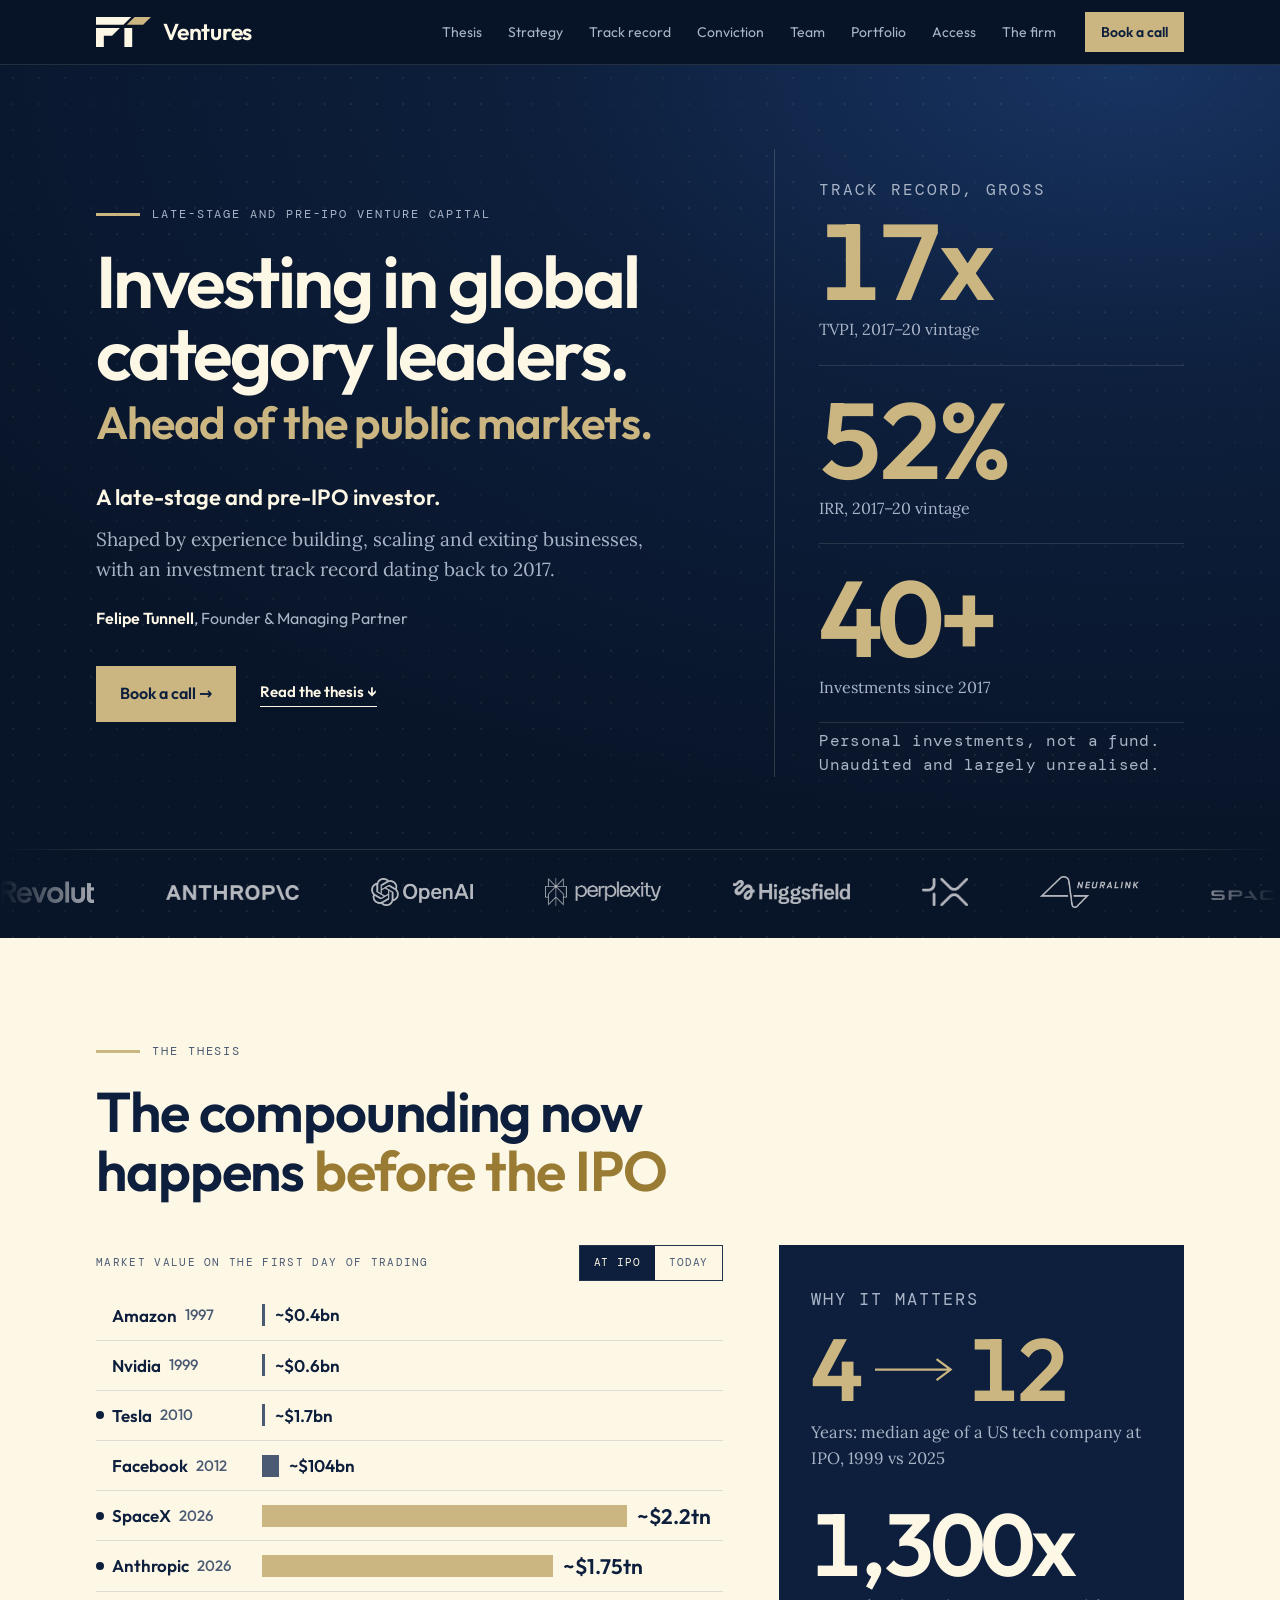
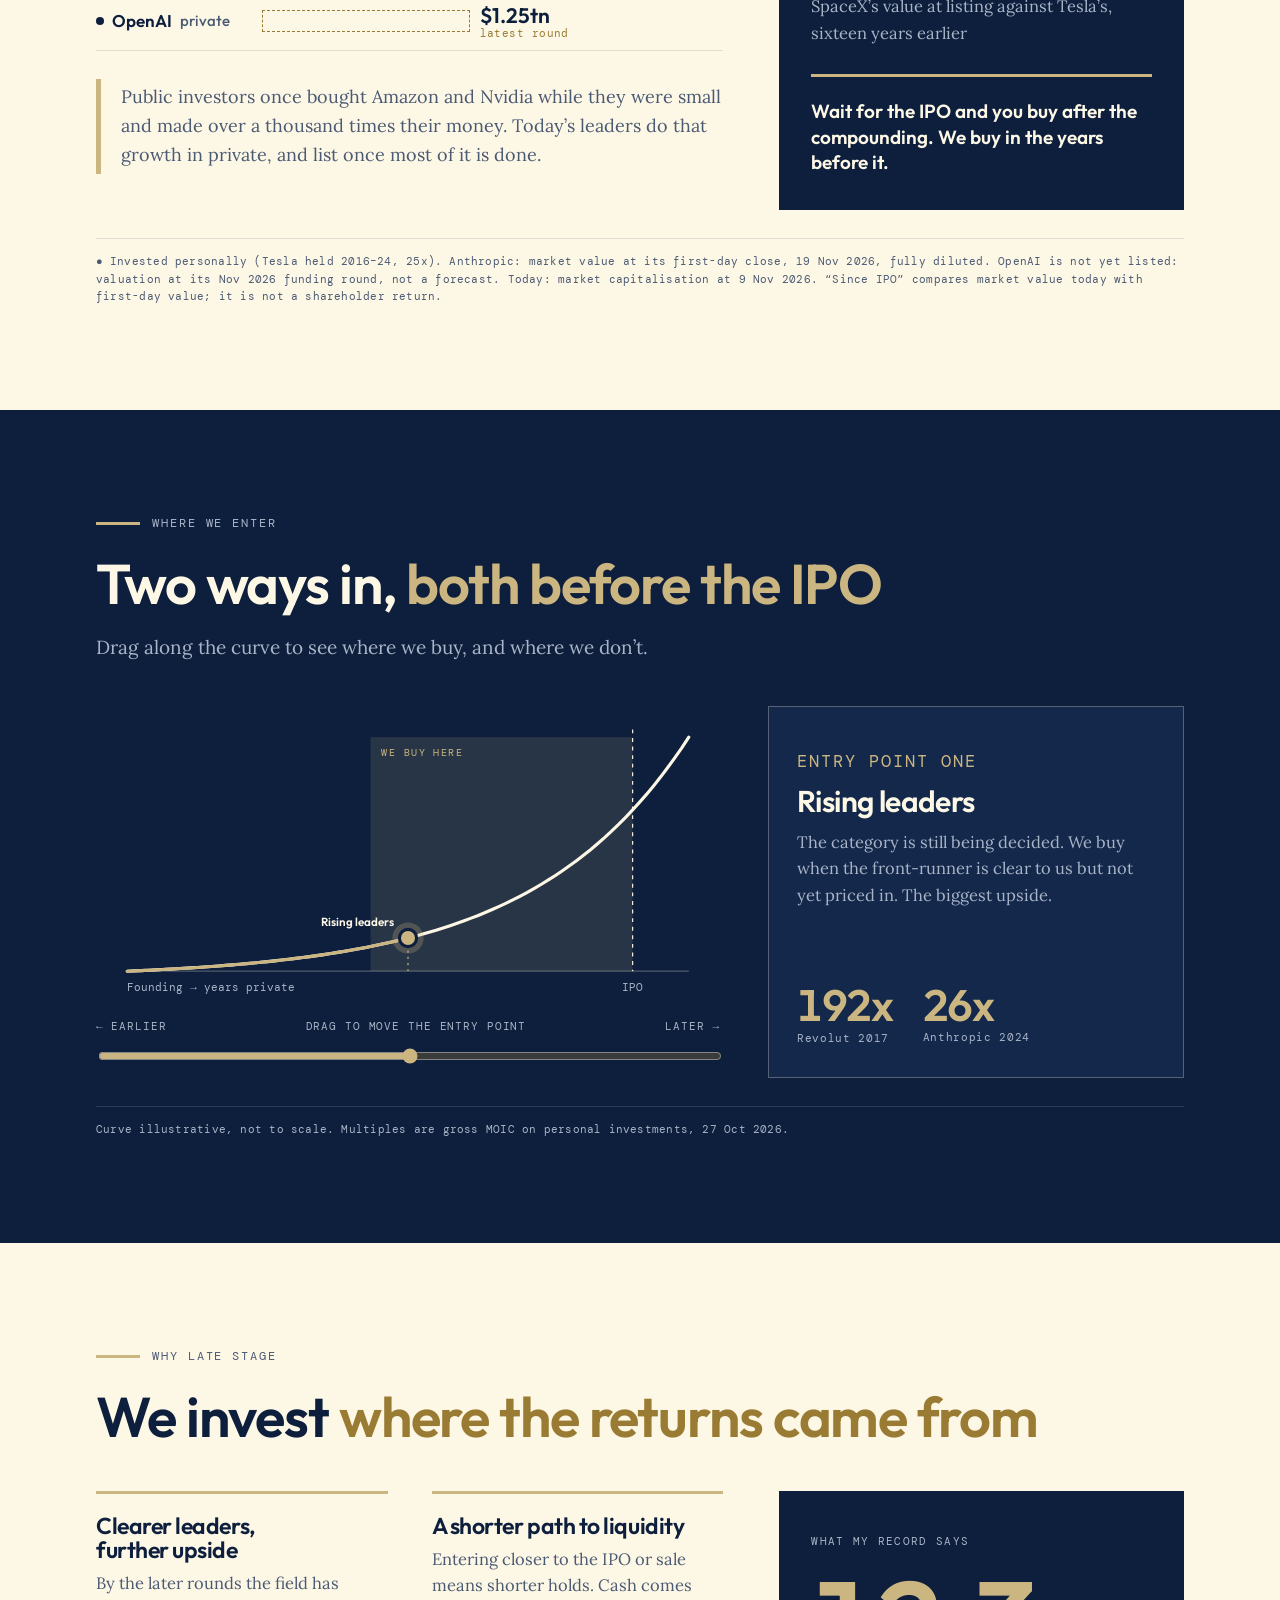
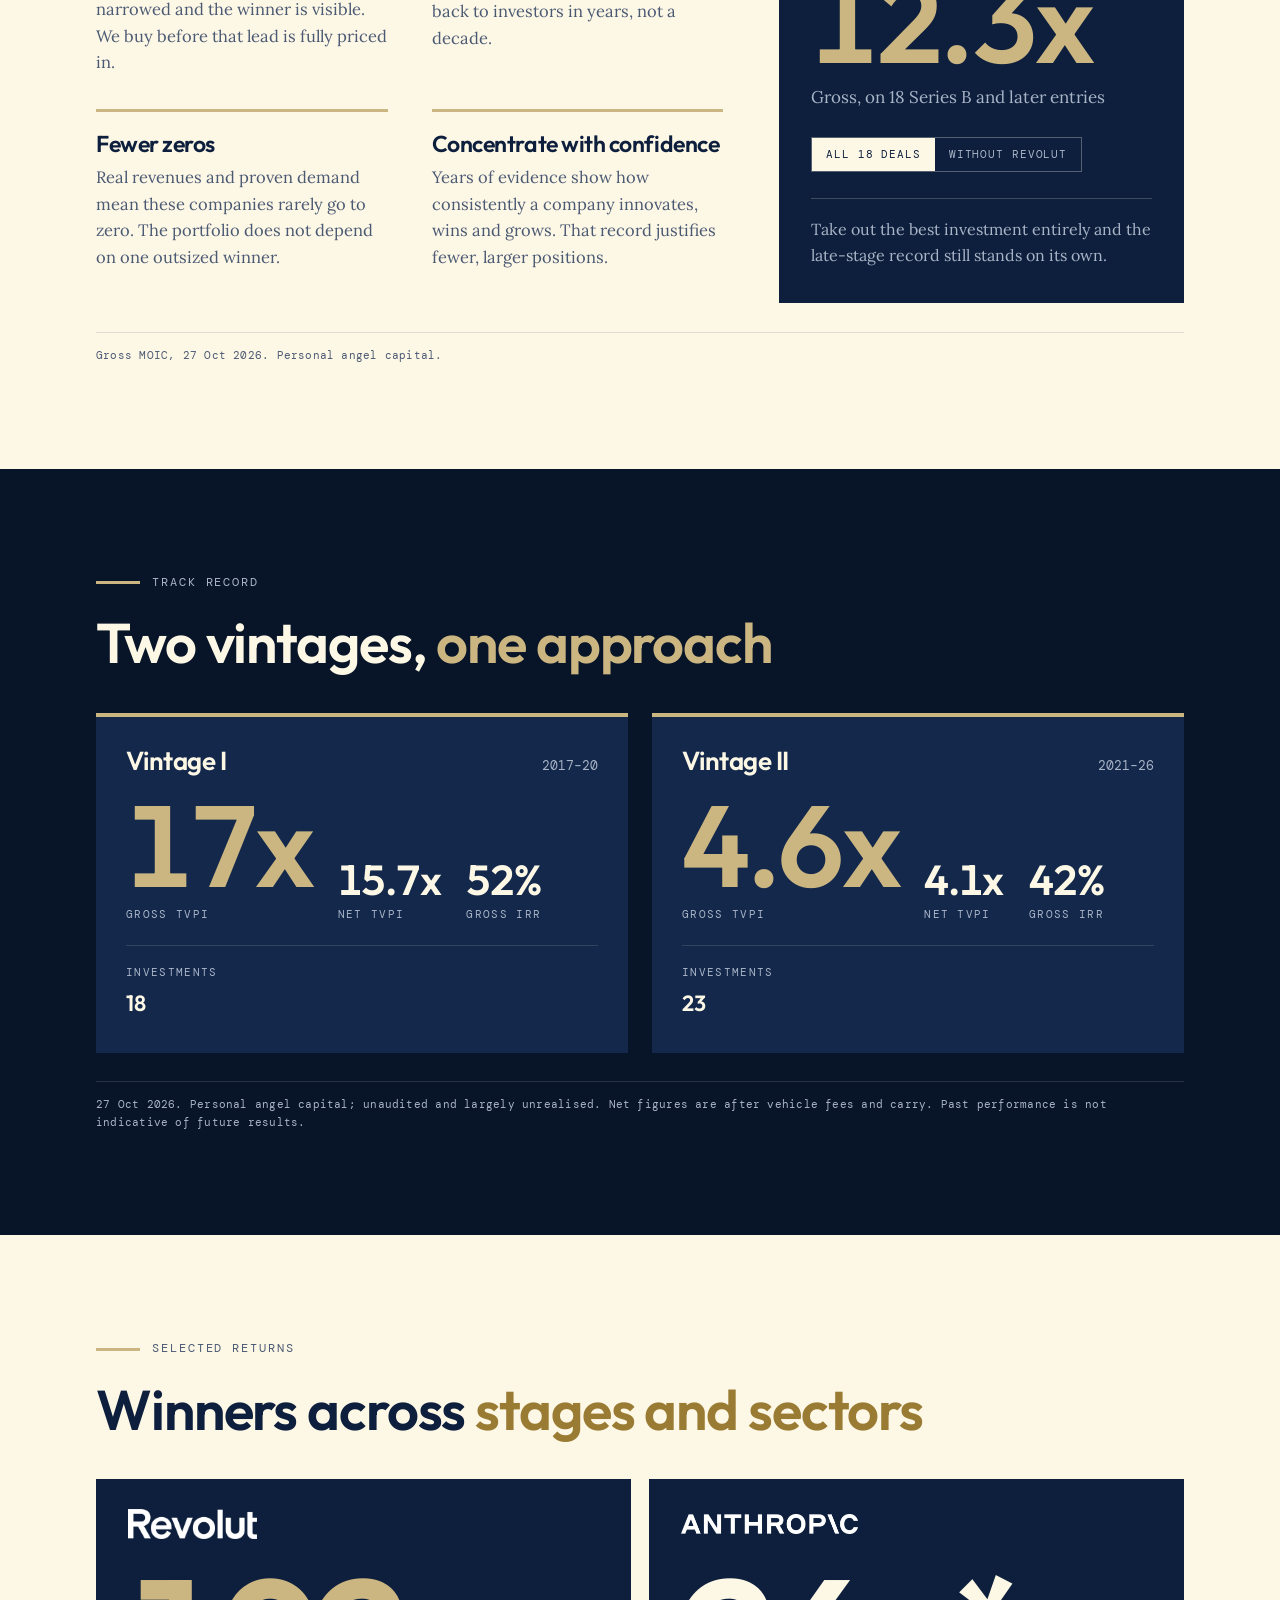
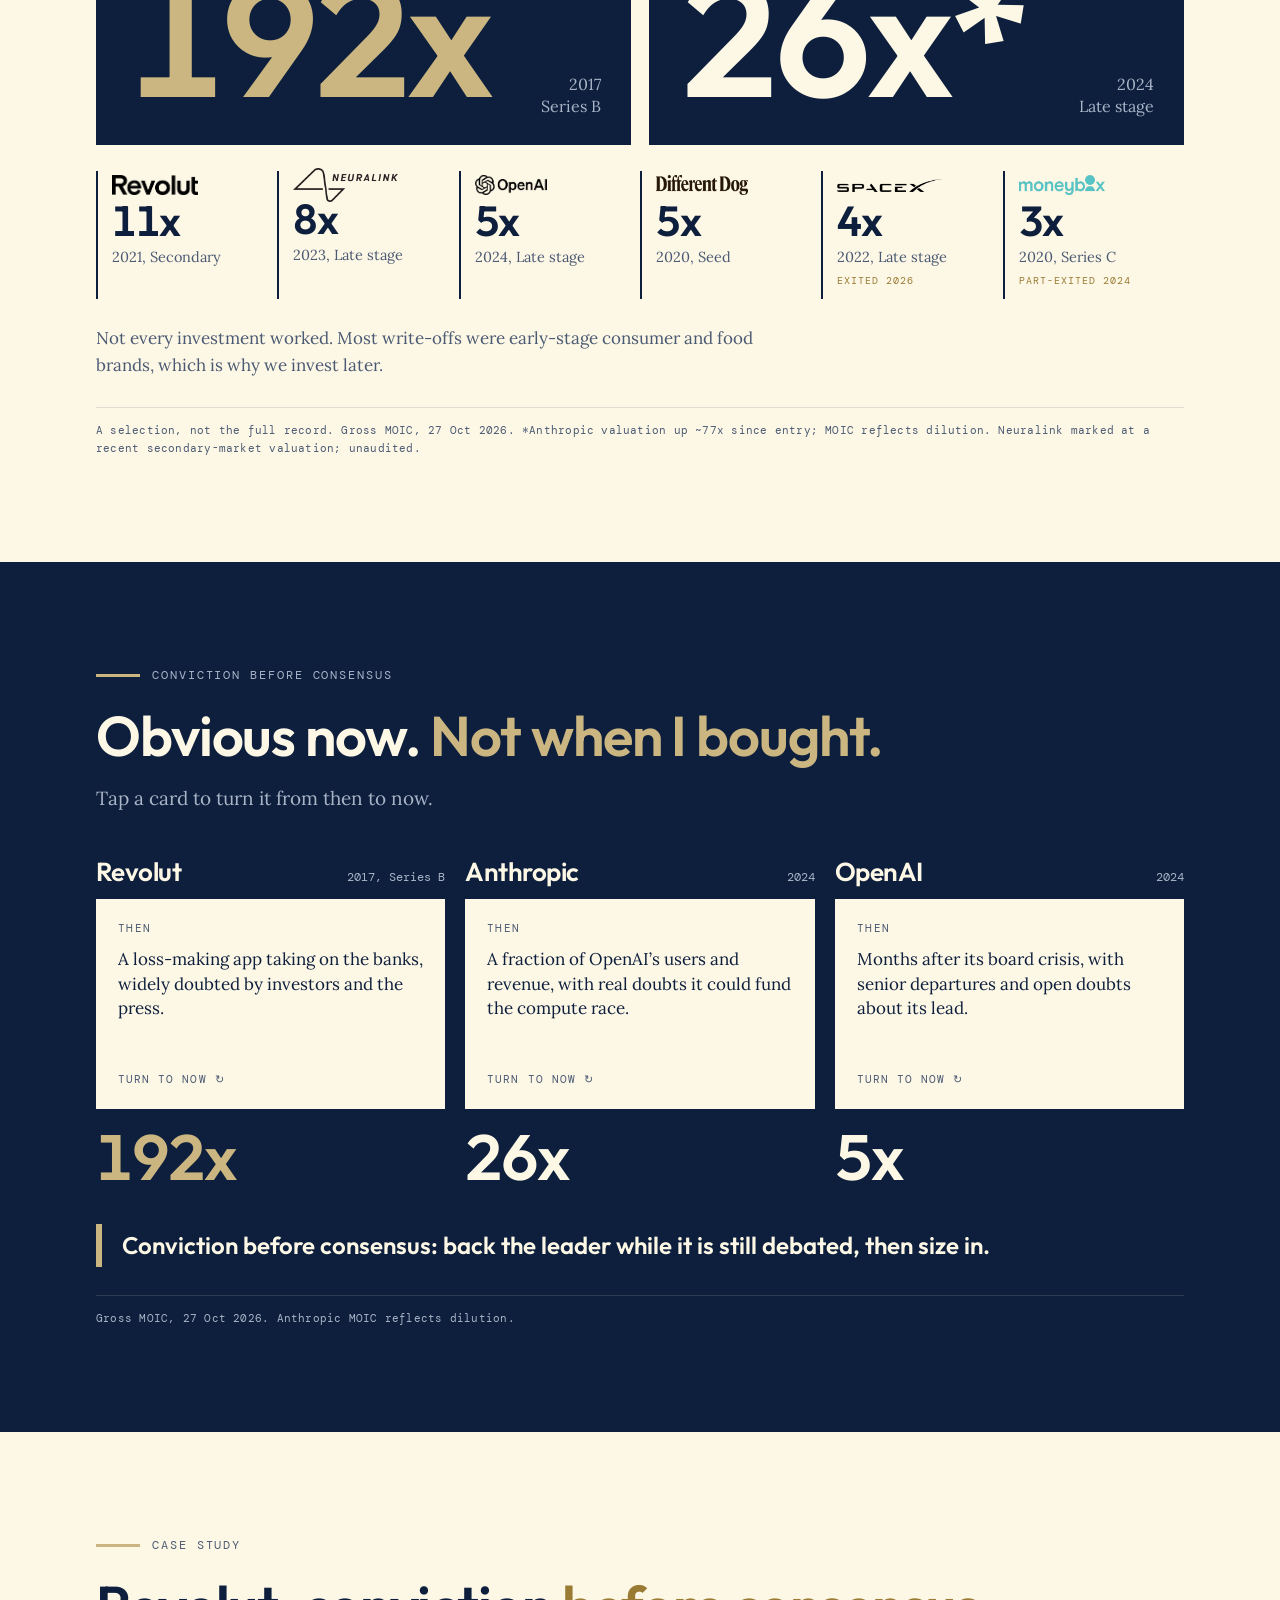
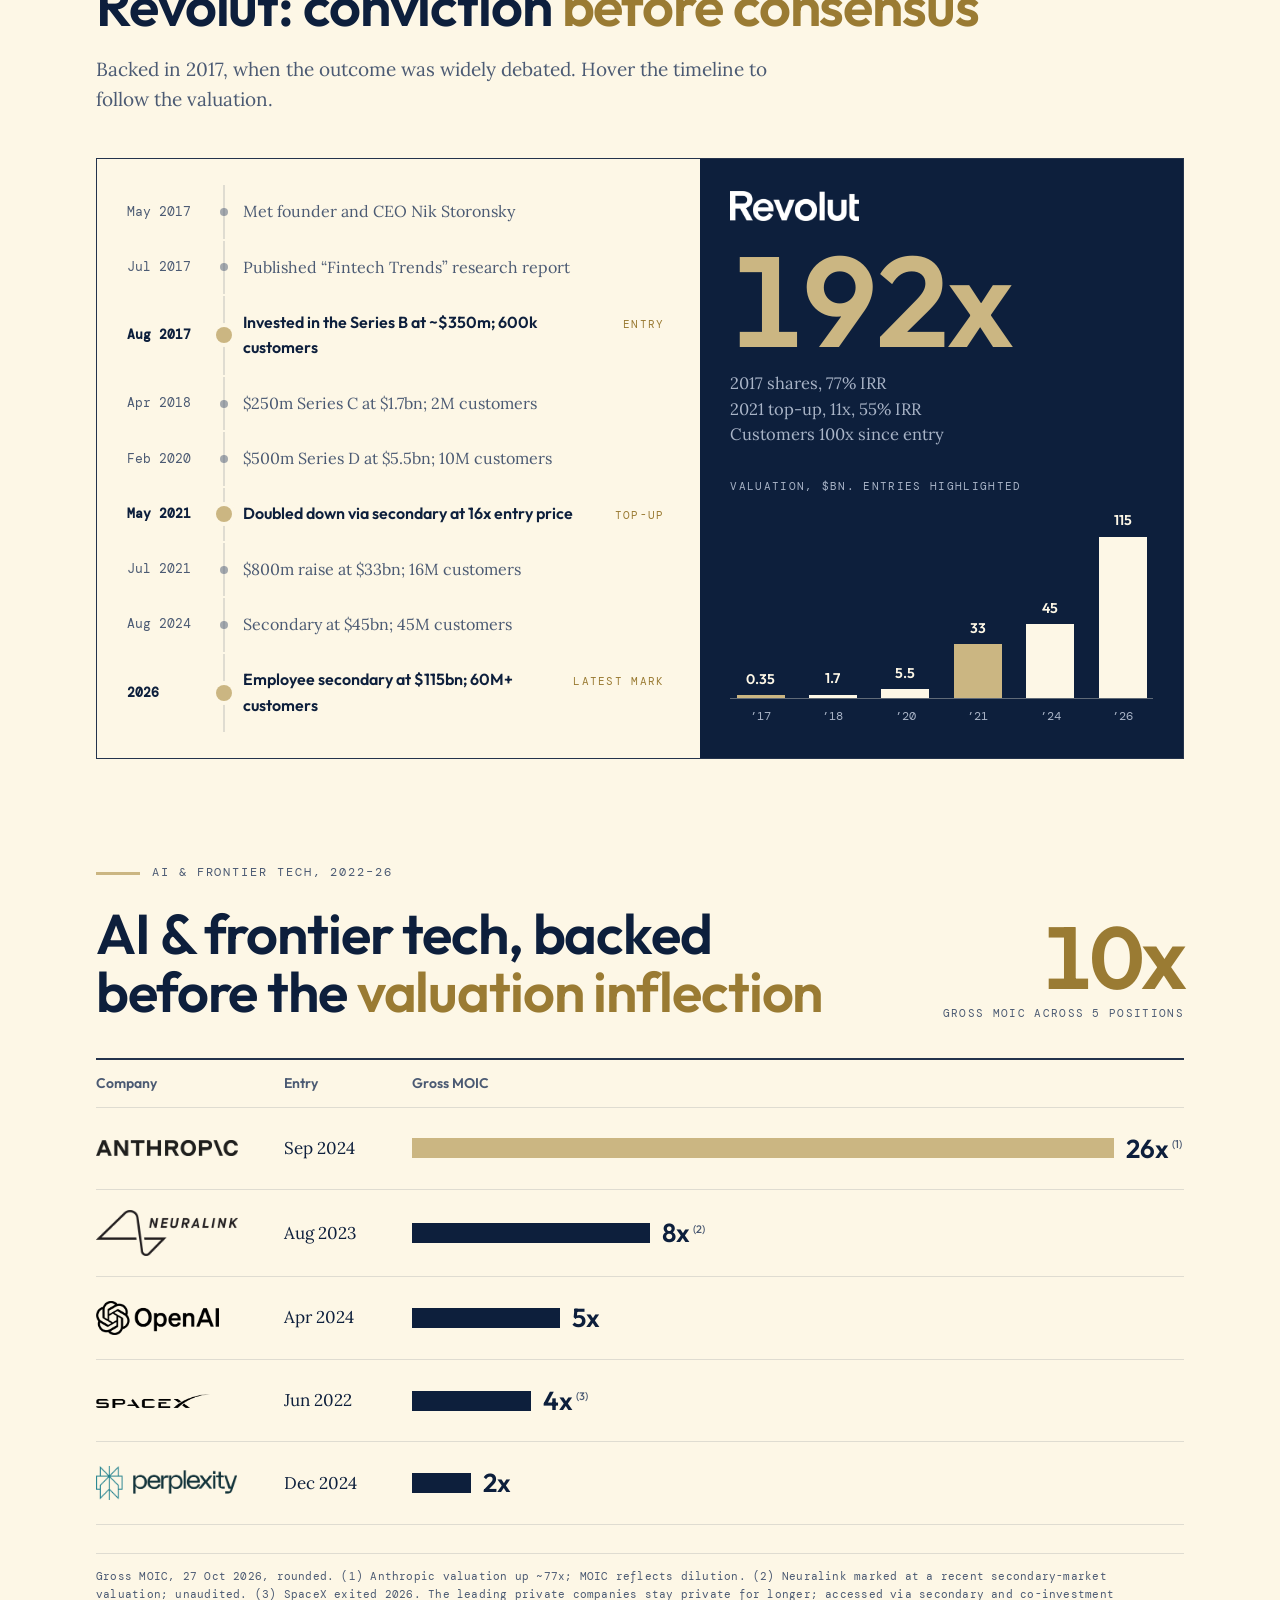
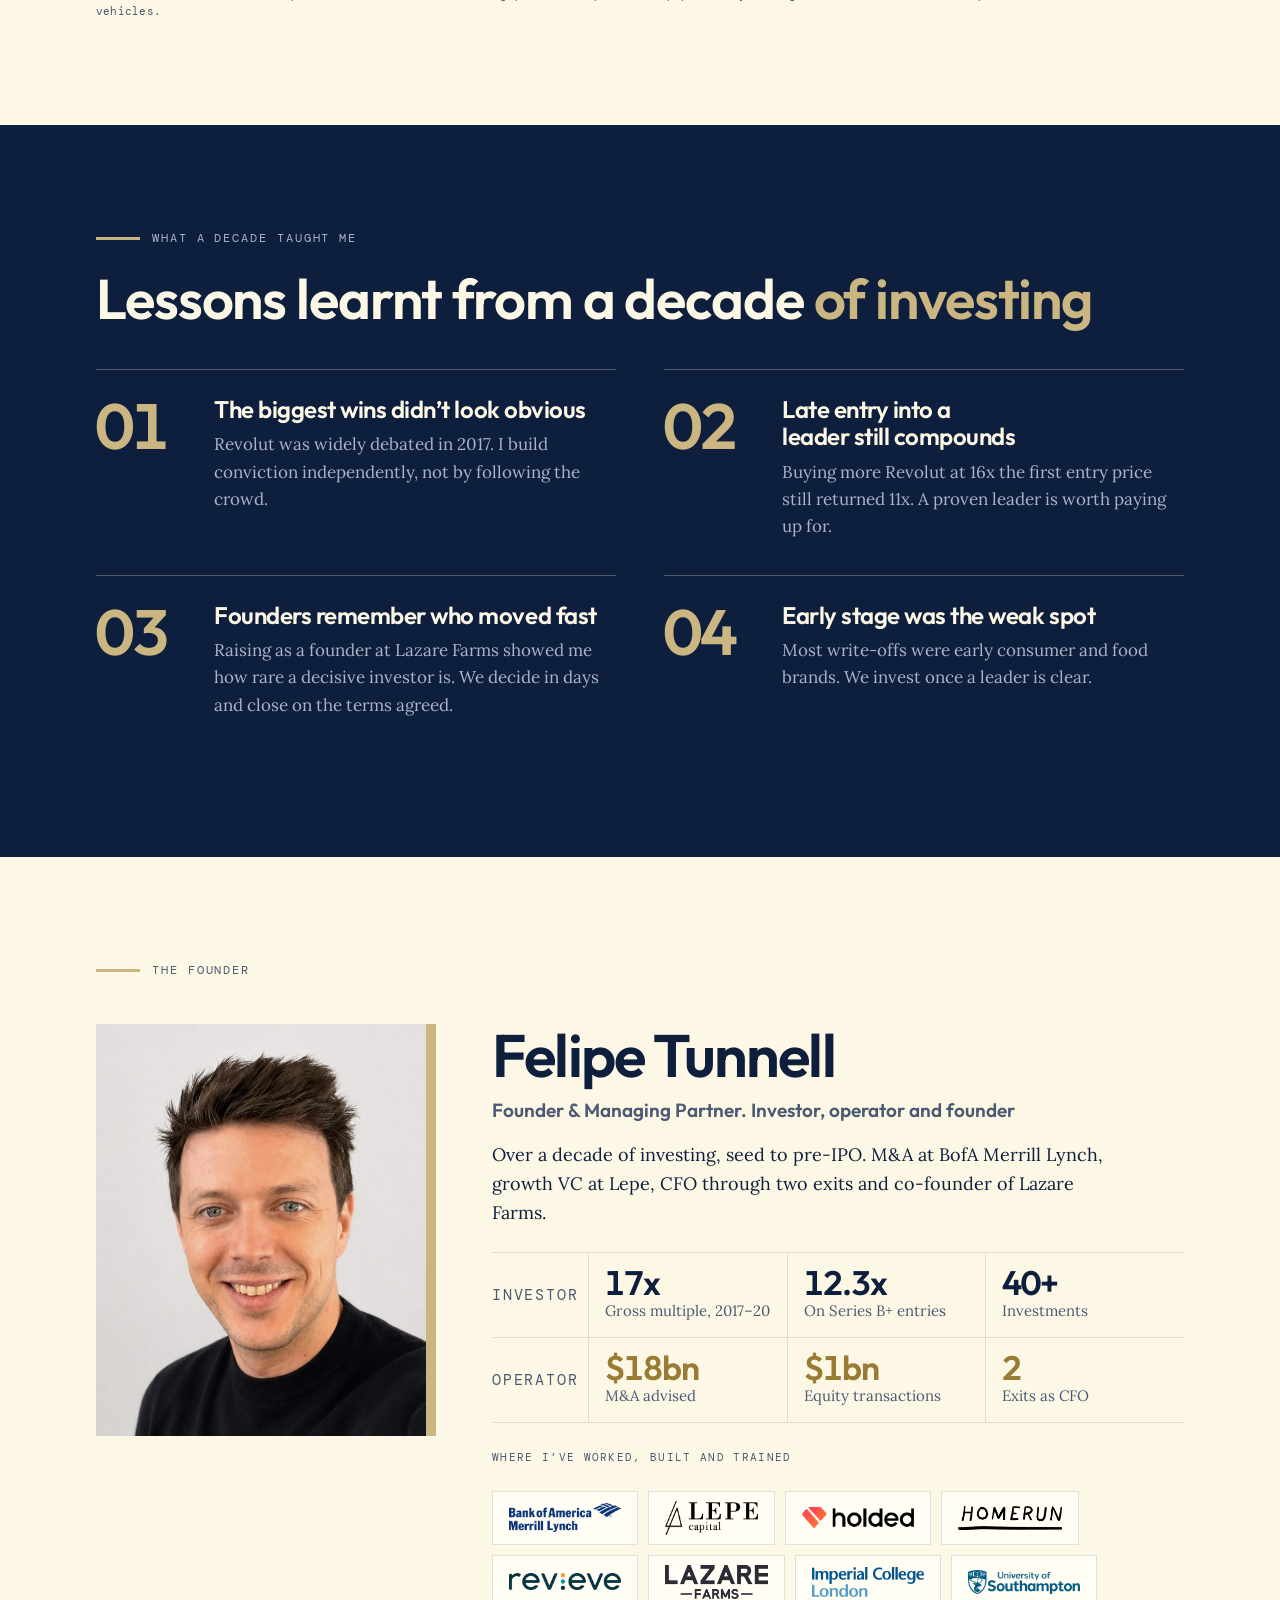
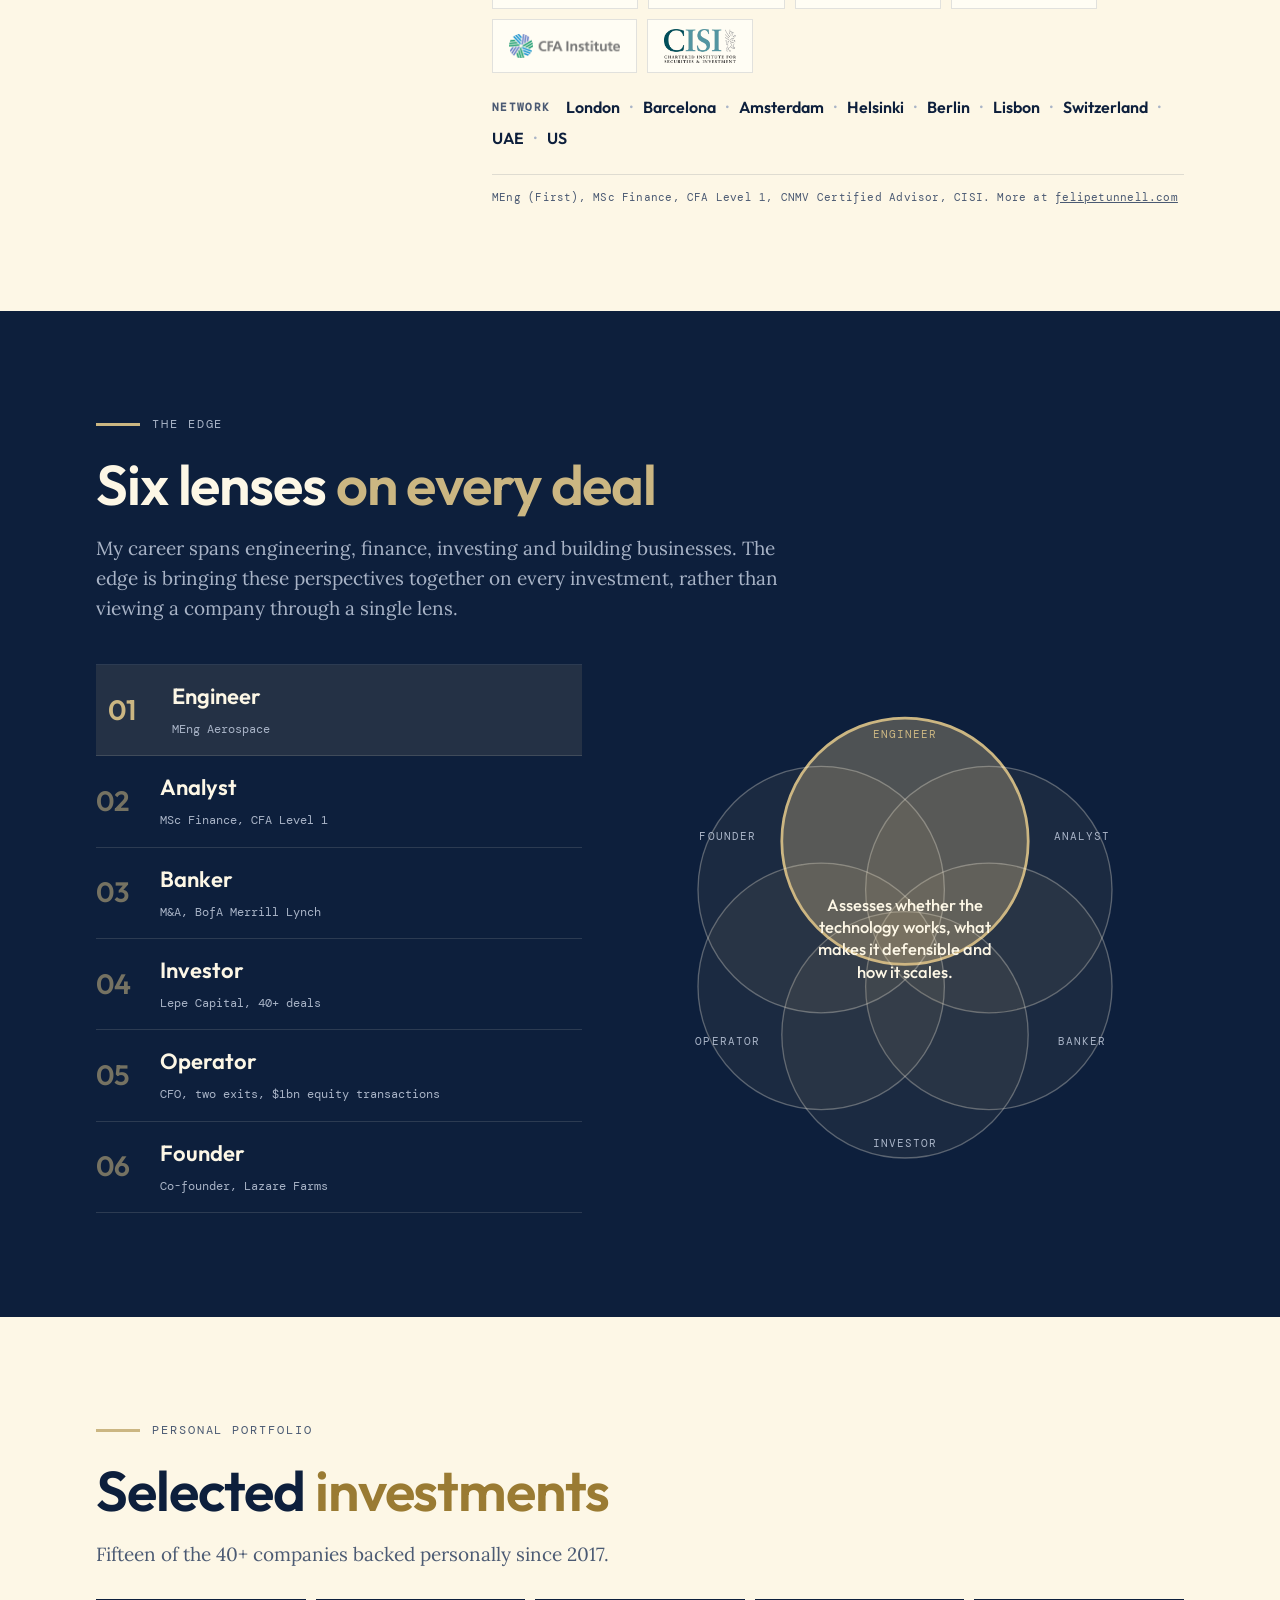
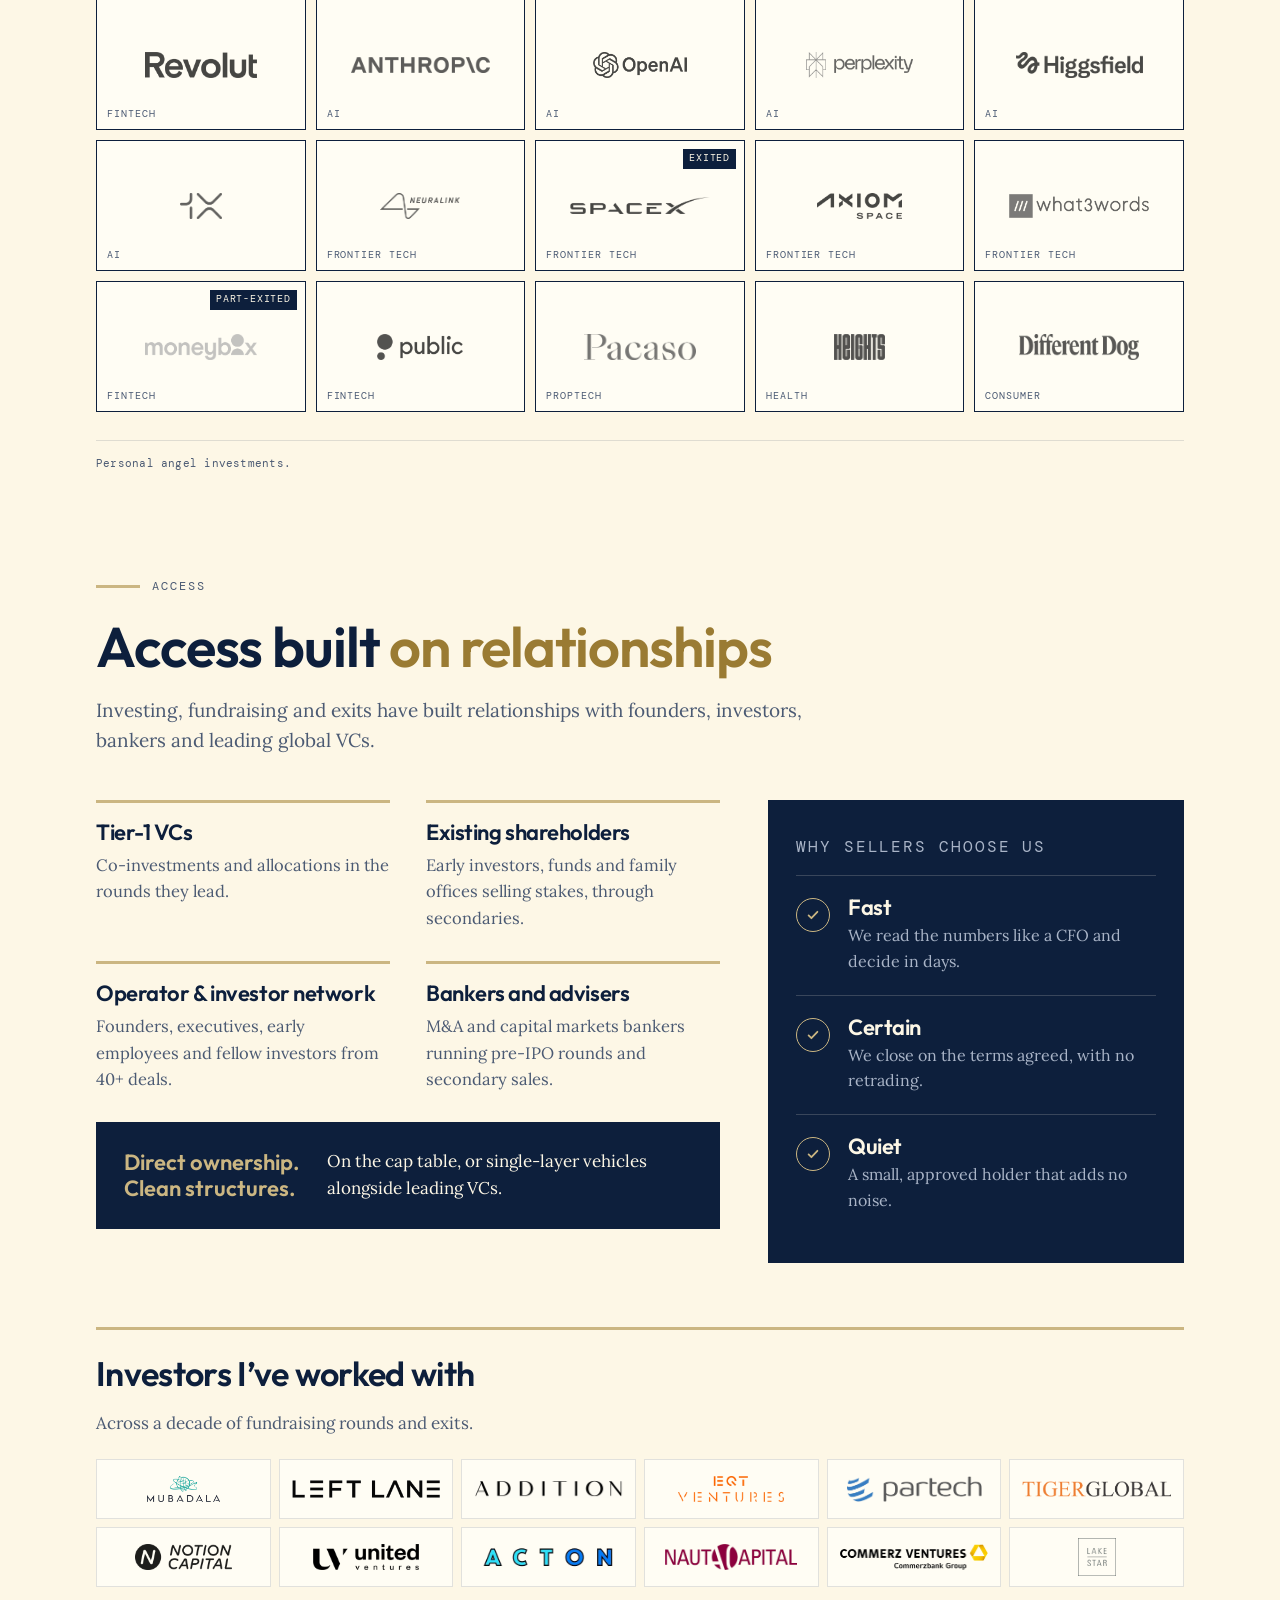
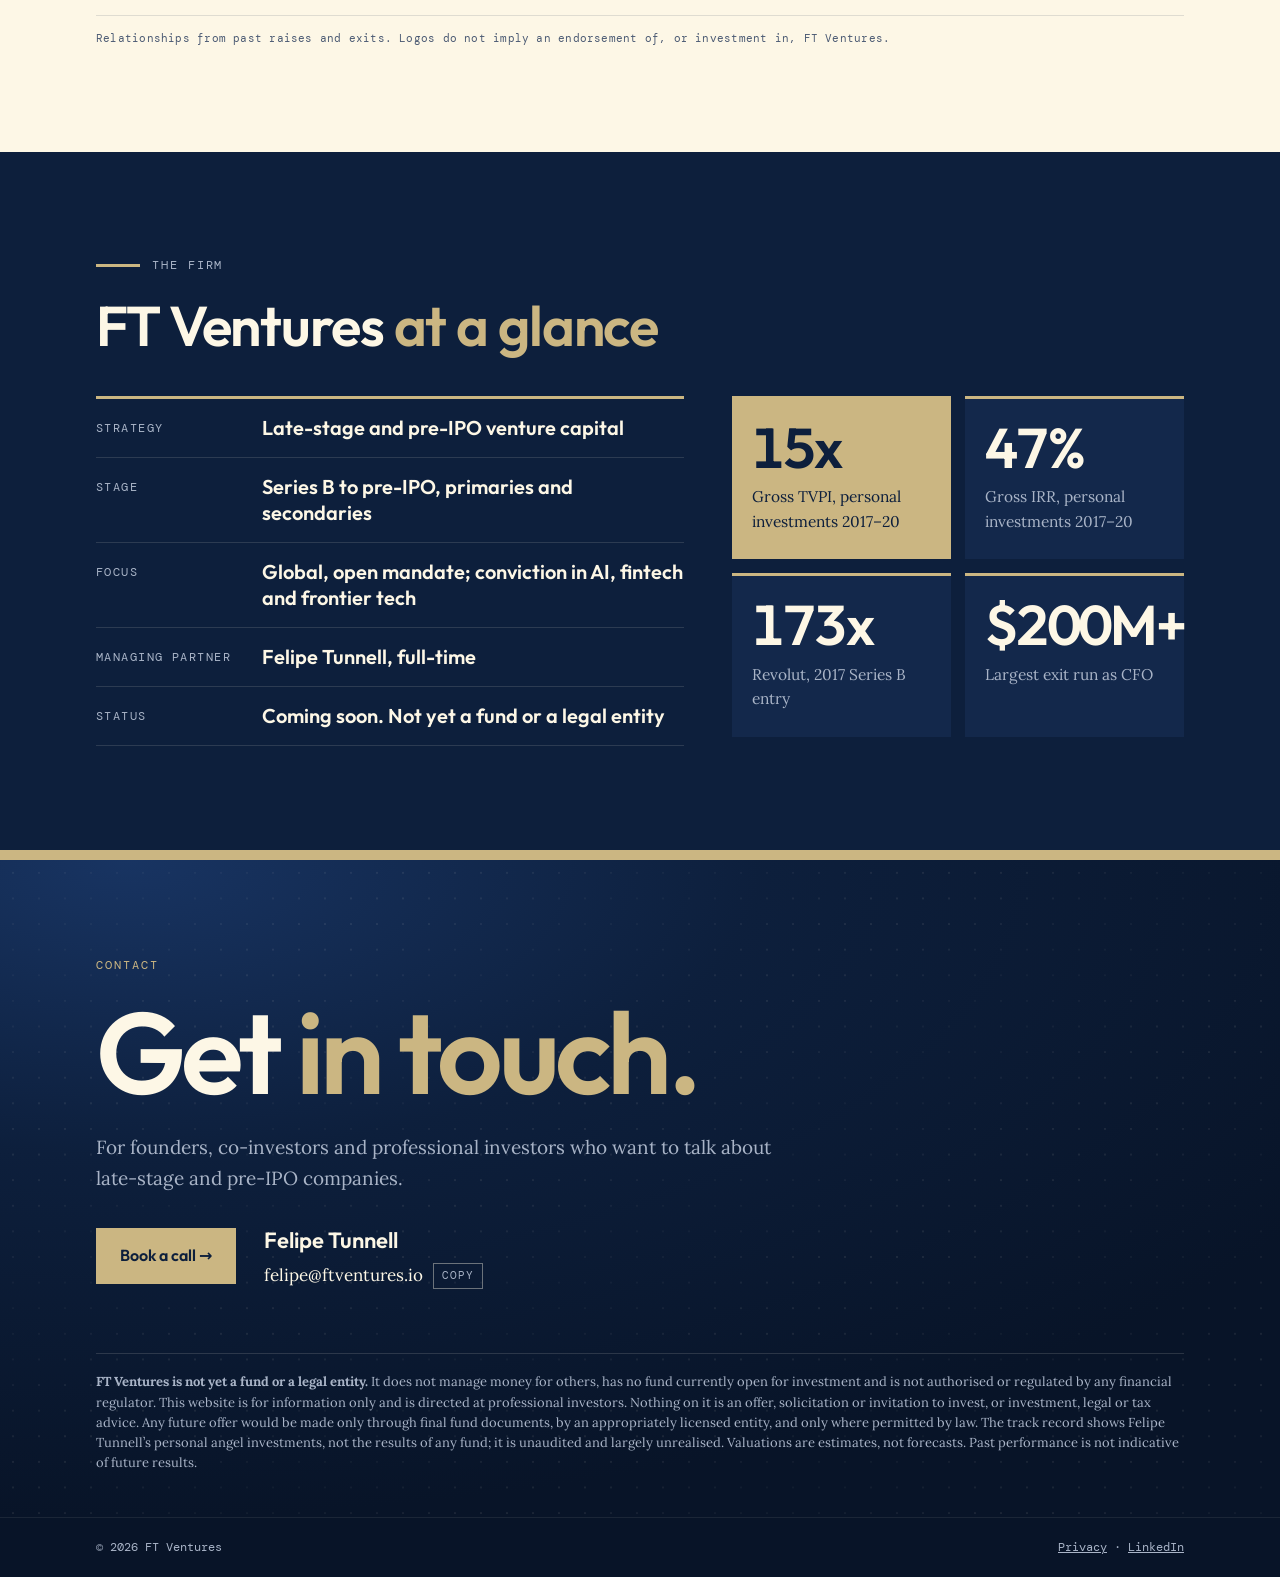
<file: index.html>
<!doctype html>
<html lang="en">
<head>
<meta charset="utf-8">
<meta name="viewport" content="width=device-width, initial-scale=1, viewport-fit=cover">
<title>FT Ventures · Late-stage and pre-IPO venture capital</title>
<meta name="description" content="Investing in global category leaders, ahead of the public markets. A late-stage and pre-IPO venture investor founded by Felipe Tunnell.">
<meta property="og:title" content="FT Ventures · Late-stage and pre-IPO venture capital">
<meta property="og:description" content="Investing in global category leaders, ahead of the public markets. A late-stage and pre-IPO venture investor founded by Felipe Tunnell.">
<meta property="og:image" content="https://www.ftventures.io/img/og.png">
<meta property="og:url" content="https://www.ftventures.io/">
<meta name="twitter:card" content="summary_large_image">
<link rel="icon" type="image/png" href="img/favicon.png?v=4">
<link rel="apple-touch-icon" href="img/apple-touch-icon.png?v=4">
<script>/* old links to the fractional CFO pages now live on felipetunnell.com */(function(){var h=location.hash;if(h==="#services")location.replace("https://www.felipetunnell.com/#services");else if(h==="#about")location.replace("https://www.felipetunnell.com/#track-record");})();</script>
<style>:root{padding-top:env(safe-area-inset-top,0px);padding-bottom:env(safe-area-inset-bottom,0px)}body{margin:0}img{max-width:100%}[hidden]{display:none!important}</style>
<link rel="stylesheet" href="fonts/fonts.css">
<style>
/* Layout: one long scroll in alternating navy and cream bands, deck-style. Each band carries one idea and one interactive figure. Single committed look. */
:root{
  --navy:#0d1f3c; --deep:#081428; --panel:#13284b; --cream:#fdf7e6; --paper:#fffdf4; --gold:#cbb682; --gold-d:#9a7b33; --slate:#4b5a73; --mist:#a9b4c7;
  --display:'Outfit',system-ui,sans-serif; --body:'Lora',Georgia,serif; --mono:'DM Mono',ui-monospace,monospace;
  /* working tokens, redefined per band */
  --bg:var(--cream); --fg:var(--navy); --muted:var(--slate); --line:rgba(13,31,60,.9); --soft:rgba(13,31,60,.12); --acc:var(--gold-d); --card:var(--paper);
  color-scheme:light;
}
*{box-sizing:border-box}
html{scroll-behavior:smooth;scroll-padding-top:76px}
body{margin:0;background:var(--deep);color:var(--navy);font-family:var(--body);font-size:17px;line-height:1.6;-webkit-font-smoothing:antialiased}
body::before{content:"";position:fixed;inset:0 0 auto;height:env(safe-area-inset-top,0px);z-index:30;background:var(--deep)}
a{color:inherit}
img{max-width:100%}
h1,h2,h3{font-family:var(--display);margin:0;letter-spacing:-.02em;line-height:1.05;text-wrap:balance;font-weight:600}
p{margin:0}
.wrap{max-width:1120px;margin:0 auto;padding-left:max(16px,env(safe-area-inset-left,0px));padding-right:max(16px,env(safe-area-inset-right,0px))}
.s{background:var(--bg);color:var(--fg);padding-block:104px;position:relative}
.s.dk{--bg:var(--navy);--fg:var(--cream);--muted:var(--mist);--line:rgba(253,247,230,.28);--soft:rgba(253,247,230,.13);--acc:var(--gold);--card:var(--panel)}
.s.dp{--bg:var(--deep)}
.eye{font-family:var(--mono);font-size:12px;letter-spacing:.16em;text-transform:uppercase;color:var(--muted);display:flex;align-items:center;gap:12px;margin-bottom:22px}
.eye::before{content:"";width:44px;height:3px;background:var(--gold)}
h2{font-size:clamp(32px,4.6vw,56px)}
h2 .dim{color:var(--muted)}
h2 .au{color:var(--acc)}
.lede{font-size:19px;color:var(--muted);max-width:60ch;margin-top:18px}
.fn{font-family:var(--mono);font-size:11px;letter-spacing:.02em;color:var(--muted);margin-top:28px;padding-top:14px;border-top:1px solid var(--soft);max-width:none}
.num{font-family:var(--display);font-weight:600;letter-spacing:-.03em;line-height:.95;font-variant-numeric:tabular-nums}
.lab{font-family:var(--mono);font-size:11px;letter-spacing:.12em;text-transform:uppercase;color:var(--muted)}
.btn{font-family:var(--display);font-weight:600;font-size:16px;text-decoration:none;display:inline-block;padding:15px 24px;background:var(--gold);color:var(--navy);transition:transform .25s cubic-bezier(.2,.7,.2,1),background .2s}
.btn:hover{background:#dccb9c}
.btn:focus-visible,.ghost:focus-visible,button:focus-visible{outline:2px solid var(--gold);outline-offset:3px}
.ghost{font-family:var(--display);font-weight:600;font-size:15px;text-decoration:none;border-bottom:1.5px solid currentColor;padding-bottom:2px}
.ghost:hover{color:var(--gold)}
/* segmented toggle */
.seg{display:inline-flex;border:1.5px solid var(--line);font-family:var(--mono);font-size:11px;letter-spacing:.08em;text-transform:uppercase}
.seg button{all:unset;cursor:pointer;padding:8px 14px;color:var(--muted);transition:background .25s,color .25s}
.seg button[aria-pressed="true"]{background:var(--fg);color:var(--bg)}
.seg button:focus-visible{outline:2px solid var(--gold);outline-offset:2px}

/* reveal */
.js .rv{opacity:0;transform:translateY(26px);transition:opacity .8s ease,transform .9s cubic-bezier(.2,.7,.2,1)}
.js .rv.in{opacity:1;transform:none}
.js .rv .st>*{transition:opacity .6s ease calc(var(--i,0)*80ms),transform .7s cubic-bezier(.2,.7,.2,1) calc(var(--i,0)*80ms),border-color .25s,background .25s}
.js .rv:not(.in) .st>*{opacity:0;transform:translateY(18px)}
@media(prefers-reduced-motion:reduce){.js .rv,.js .rv .st>*{opacity:1!important;transform:none!important;transition:none!important}html{scroll-behavior:auto}}

/* nav */
nav{position:sticky;top:env(safe-area-inset-top,0px);z-index:20;background:rgba(8,20,40,.86);backdrop-filter:blur(12px);-webkit-backdrop-filter:blur(12px);border-bottom:1px solid rgba(253,247,230,.12);color:var(--cream)}
nav .wrap{display:flex;align-items:center;gap:18px;padding-block:12px}
.brand{display:flex;align-items:center;gap:12px;text-decoration:none;font-family:var(--display);font-weight:600;font-size:23px;letter-spacing:-.01em;flex:none}
.brand svg{height:30px;width:55px;display:block}
.links{display:flex;gap:4px;margin-left:auto;overflow-x:auto;scrollbar-width:none;min-width:0}
.links::-webkit-scrollbar{display:none}
.links a{font-family:var(--display);font-size:14px;text-decoration:none;color:var(--mist);padding:8px 11px;white-space:nowrap;transition:color .2s}
.links a:hover,.links a.on{color:var(--cream)}
.links a.on{box-shadow:inset 0 -2px 0 var(--gold)}
nav .btn{padding:9px 16px;font-size:14px;flex:none}
.prog{position:absolute;left:0;bottom:-1px;height:2px;width:100%;background:var(--gold);transform-origin:left;transform:scaleX(var(--p,0))}
@media(max-width:900px){nav .wrap{flex-wrap:wrap;row-gap:4px}.links{order:3;width:100%;margin-left:-11px}.brand{margin-right:auto}}

/* hero */
.hero{background:radial-gradient(110% 90% at 88% 0%,#183462 0%,var(--navy) 42%,var(--deep) 100%);color:var(--cream);position:relative;overflow:hidden;isolation:isolate}
.grid{position:absolute;inset:0;width:100%;height:100%;z-index:-1}
.glow{position:absolute;width:680px;height:680px;left:0;top:0;border-radius:50%;pointer-events:none;z-index:-1;background:radial-gradient(closest-side,rgba(203,182,130,.17),transparent);transform:translate(-50%,-50%) translate(var(--gx,72%),var(--gy,28%));opacity:0;transition:opacity .6s}
.hero:hover .glow{opacity:1}
.hero-in{display:grid;grid-template-columns:minmax(0,1.5fr) minmax(0,1fr);gap:64px;padding-block:84px 72px;align-items:center}
.hero .eye{color:var(--mist)}
.hero h1{font-size:clamp(40px,5.7vw,78px);letter-spacing:-.035em;line-height:.98}
.hero h1 .w{display:inline-block}
.hero h1 .l2{display:block;color:var(--gold);font-size:.62em;letter-spacing:-.025em;margin-top:.22em;line-height:1.05}
.hero .sub{font-family:var(--display);font-weight:600;font-size:22px;margin-top:34px}
.hero .lede{color:var(--mist);margin-top:8px;max-width:48ch}
.hero .hgp{font-family:var(--display);font-size:16px;margin-top:22px;color:var(--mist)}
.hero .hgp b{color:var(--cream);font-weight:600}
.hero .hcta{display:flex;gap:24px;align-items:center;flex-wrap:wrap;margin-top:34px}
.hstats{display:grid;gap:0;border-left:1px solid rgba(253,247,230,.16);padding-left:44px}
.hstats>div{padding:22px 0;border-bottom:1px solid rgba(253,247,230,.12)}
.hstats>div:last-child{border-bottom:0}
.hstats .num{font-size:clamp(64px,8.4vw,116px);color:var(--gold)}
.hstats>div:last-child .num{color:var(--cream)}
.hstats p{font-size:16px;color:var(--mist);margin-top:6px}
.hstats .lab{color:var(--mist);margin-bottom:6px}
.hnote{font-family:var(--mono);font-size:11px;letter-spacing:.02em;color:var(--mist);margin-top:14px;line-height:1.5}
@media(max-width:900px){.hnote{grid-column:1/-1;margin-top:4px}}
.strip{border-top:1px solid rgba(253,247,230,.13);padding-block:26px 30px;overflow:hidden;-webkit-mask-image:linear-gradient(90deg,transparent,#000 8%,#000 92%,transparent);mask-image:linear-gradient(90deg,transparent,#000 8%,#000 92%,transparent)}
.strip-t{display:flex;align-items:center;gap:72px;width:max-content;animation:strip 48s linear infinite}
.strip:hover .strip-t,.strip:focus-within .strip-t{animation-play-state:paused}
.strip a{flex:none;display:flex}
.strip img{width:auto;max-width:170px;object-fit:contain;filter:brightness(0) invert(1);opacity:.7;transition:opacity .25s}
.strip a:hover img{opacity:1}
@keyframes strip{to{transform:translateX(calc(-50% - 36px))}}
@media(max-width:600px){.strip-t{gap:48px;animation-duration:36s}}
@media(prefers-reduced-motion:reduce){.strip-t{animation:none;flex-wrap:wrap;width:auto;justify-content:center;row-gap:20px;padding:0 16px}.strip-t a[aria-hidden]{display:none}}
.js .hero.go h1 .w{animation:wUp .9s cubic-bezier(.2,.75,.2,1) both;animation-delay:calc(.1s + var(--k)*70ms)}
.js .hero.go .fu{animation:fUp .8s cubic-bezier(.2,.7,.2,1) both;animation-delay:var(--d,.6s)}
@keyframes wUp{from{transform:translateY(.45em);opacity:0;filter:blur(6px)}to{transform:none;opacity:1;filter:none}}
@keyframes fUp{from{transform:translateY(14px);opacity:0}to{transform:none;opacity:1}}
@media(max-width:900px){.hero-in{grid-template-columns:1fr;gap:36px;padding-block:52px 44px}.hstats{border-left:0;padding-left:0;grid-template-columns:repeat(3,minmax(0,1fr));gap:14px;border-top:1px solid rgba(253,247,230,.16)}.hstats>div{border-bottom:0;padding:18px 0 0}.hstats .num{font-size:clamp(40px,12vw,64px)}.hstats p{font-size:13px}.hstats .lab{display:none}}

/* 1. thesis: IPO bars */
.split{display:grid;grid-template-columns:minmax(0,1.55fr) minmax(0,1fr);gap:56px;align-items:start;margin-top:44px}
@media(max-width:900px){.split{grid-template-columns:1fr;gap:40px}}
.ipo-head{display:flex;justify-content:space-between;align-items:center;gap:14px;flex-wrap:wrap;margin-bottom:10px}
.ipo{display:grid;gap:0}
.ipo-r{display:grid;grid-template-columns:150px minmax(0,1fr);gap:16px;align-items:center;padding:11px 0;border-bottom:1px solid var(--soft)}
.ipo-r .n{font-family:var(--display);font-weight:600;font-size:17px;display:flex;align-items:center;gap:8px;white-space:nowrap}
.ipo-r .n small{font-weight:500;color:var(--muted);font-size:15px}
.ipo-r .n i{width:8px;height:8px;border-radius:50%;background:var(--fg);flex:none}
.ipo-r .n i.no{background:transparent}
.ipo-t{display:flex;align-items:center;gap:10px;min-width:0}
.ipo-b{height:22px;background:var(--slate);width:calc((100% - var(--res,96px))*var(--w)/100);min-width:3px;transition:width 1.1s cubic-bezier(.2,.7,.2,1);flex:none}
.ipo-r.big .ipo-b{background:var(--gold)}
.ipo-r.est .ipo-b{background:transparent;border:1.5px dashed var(--gold-d)}
.js .rv:not(.in) .ipo-b{width:0!important}
.ipo-v{font-family:var(--display);font-weight:600;font-size:17px;white-space:nowrap}
.ipo-r.big .ipo-v,.ipo-r.est .ipo-v{font-size:21px}
.ipo-v{display:flex;flex-direction:column;gap:0;line-height:1.15}
.ipo-x{font-style:normal;font-family:var(--mono);font-weight:400;font-size:11px;letter-spacing:.04em;color:var(--gold-d);opacity:0;transition:opacity .4s .5s;white-space:nowrap}
.ipo.now .ipo-x,.ipo-r.est .ipo-x{opacity:1}
.ipo.now{--res:146px}.ipo-x:empty{display:none}
.ipo.now .ipo-r:not(.est):not(.big) .ipo-b{background:var(--navy)}
@media(max-width:560px){.ipo{--res:76px}.ipo.now{--res:122px}.ipo-x{font-size:9.5px}}
.quote{border-left:5px solid var(--gold);padding:4px 0 4px 20px;margin-top:28px;color:var(--muted);font-size:18px;max-width:58ch}
.why{background:var(--navy);color:var(--cream);padding:34px 32px}
.why .lab{color:var(--mist)}
.why .num{font-size:clamp(56px,7vw,88px);color:var(--gold);margin-top:14px;display:flex;align-items:center;gap:14px}
.why .num svg{width:.9em;height:.4em;flex:none}
.why .num svg path{fill:none;stroke:var(--gold);stroke-width:2.5}
.why .num.w{color:var(--cream);margin-top:30px}
.why p{color:var(--mist);margin-top:8px;font-size:16.5px}
.why .big{font-family:var(--display);font-weight:600;font-size:19px;color:var(--cream);line-height:1.35;margin-top:28px;padding-top:22px;border-top:3px solid var(--gold)}
@media(max-width:560px){.ipo-r{grid-template-columns:124px minmax(0,1fr);gap:8px}.ipo-r .n{font-size:14.5px}.ipo-r .n small{font-size:13px}.ipo-v{font-size:14.5px}.ipo-r.big .ipo-v,.ipo-r.est .ipo-v{font-size:16px}}

/* 2. curve explorer */
.cv{display:grid;grid-template-columns:minmax(0,1.5fr) minmax(0,1fr);gap:48px;align-items:stretch;margin-top:44px}
@media(max-width:900px){.cv{grid-template-columns:1fr;gap:28px}}
.cv-svg{width:100%;height:auto;display:block;overflow:visible;touch-action:none;cursor:ew-resize}
.cv-zone{fill:var(--gold);opacity:.14}
.cv-zl{font-family:var(--mono);font-size:13px;letter-spacing:.14em;fill:var(--acc)}
.cv-ax{stroke:var(--line);stroke-width:1.5}
.cv-ipo{stroke:var(--fg);stroke-width:1.5;stroke-dasharray:5 6}
.cv-t{font-family:var(--mono);font-size:14px;fill:var(--muted)}
.cv-line{fill:none;stroke:var(--fg);stroke-width:4;stroke-linecap:round}
.cv-fill{fill:none;stroke:var(--gold);stroke-width:4;stroke-linecap:round}
.cv-dot{fill:var(--gold);stroke:var(--bg);stroke-width:4;transition:r .2s}
.cv-halo{fill:var(--gold);opacity:.25}
.cv-drop{stroke:var(--gold);stroke-width:1.5;stroke-dasharray:3 5}
.cv-pin{font-family:var(--display);font-weight:600;font-size:15px;fill:var(--fg)}
.cv-range{width:100%;margin-top:6px;accent-color:var(--gold);height:28px}
.cv-hint{font-family:var(--mono);font-size:11px;letter-spacing:.08em;text-transform:uppercase;color:var(--muted);display:flex;justify-content:space-between;gap:10px}
.cv-panel{border:1.5px solid var(--line);background:var(--card);padding:30px 28px;display:flex;flex-direction:column;min-height:330px}
.cv-panel .lab{color:var(--acc)}
.cv-panel h3{font-size:30px;margin-top:10px}
.cv-panel p{color:var(--muted);margin-top:12px;font-size:16.5px}
.cv-ex{display:flex;gap:30px;flex-wrap:wrap;margin-top:auto;padding-top:22px}
.cv-ex div{display:flex;flex-direction:column}
.cv-ex .num{font-size:44px;color:var(--acc)}
.cv-ex span{font-family:var(--mono);font-size:11px;letter-spacing:.06em;color:var(--muted);margin-top:4px}
.cv-panel.sw>*{animation:fUp .45s cubic-bezier(.2,.7,.2,1) both}

/* 3. why late stage */
.why4{display:grid;grid-template-columns:repeat(2,minmax(0,1fr));gap:0 44px}
.why4>div{border-top:3px solid var(--gold);padding:20px 0 34px}
.why4 h3{font-size:23px}
.why4 p{color:var(--muted);margin-top:8px;font-size:16.5px}
@media(max-width:560px){.why4{grid-template-columns:1fr}}
.rec{background:var(--navy);color:var(--cream);padding:34px 32px;display:flex;flex-direction:column}
.rec .lab{color:var(--mist)}
.rec .num{font-size:clamp(72px,9vw,120px);color:var(--gold);margin-top:16px;transition:color .4s}
.rec.ex .num{color:var(--cream)}
.rec p{color:var(--mist);margin-top:8px}
.rec .seg{margin-top:26px;align-self:flex-start;--line:rgba(253,247,230,.3);--fg:var(--cream);--bg:var(--navy);--muted:var(--mist)}
.rec .foot{margin-top:26px;padding-top:18px;border-top:1px solid rgba(253,247,230,.2);font-size:16px}

/* 4. vintages */
.vt-head h2{flex:1 1 420px;min-width:0}.vt-head{display:flex;justify-content:space-between;align-items:flex-end;gap:20px;flex-wrap:wrap}
.vts{display:grid;grid-template-columns:repeat(2,minmax(0,1fr));gap:24px;margin-top:40px}
@media(max-width:820px){.vts{grid-template-columns:1fr}}
.vt{background:var(--panel);border-top:4px solid var(--gold);padding:30px 30px 32px;min-width:0}
.vt-t{display:flex;justify-content:space-between;align-items:baseline;gap:10px}
.vt-t h3{font-size:26px}
.vt-t span{font-family:var(--mono);font-size:13px;color:var(--mist)}
.vt-big{display:flex;align-items:flex-end;gap:26px;margin-top:14px;flex-wrap:wrap}
.vt-big div{display:flex;flex-direction:column;gap:6px}
.vt-big .num.a{font-size:clamp(76px,9vw,116px);color:var(--gold)}
.vt-big .num.b{font-size:42px;color:var(--cream)}
.vt-kv{display:grid;grid-template-columns:repeat(2,minmax(0,1fr));gap:14px;margin-top:22px;padding:18px 0;border-top:1px solid var(--soft);border-bottom:1px solid var(--soft)}
.vt-kv div{display:flex;flex-direction:column;gap:4px}
.vt-kv b{font-family:var(--display);font-weight:600;font-size:22px}
.bm{display:grid;gap:10px;margin-top:22px}
.bm-r{display:grid;grid-template-columns:130px minmax(0,1fr);gap:12px;align-items:center;font-size:15px;color:var(--mist)}
.bm-r.me{color:var(--cream)}
.bm-t{display:flex;align-items:center;gap:10px}
.bm-b{height:16px;background:#3d4f70;width:calc(var(--w)*1%);min-width:4px;transition:width 1.2s cubic-bezier(.2,.7,.2,1) .2s;max-width:calc(100% - 56px)}
.bm-r.me .bm-b{background:var(--gold)}
.js .rv:not(.in) .bm-b{width:0!important}
.bm-t b{font-family:var(--display);font-weight:600;font-size:15px;white-space:nowrap}
.bm-r.me .bm-t b{color:var(--gold)}
.vt-x{font-family:var(--display);font-weight:600;font-size:21px;margin-top:20px}
.vt-x b{color:var(--gold)}

/* 5. winners */
.wn2{display:grid;grid-template-columns:repeat(2,minmax(0,1fr));gap:18px;margin-top:40px}
.wn-big{background:var(--navy);color:var(--cream);padding:30px 32px;display:flex;flex-direction:column;gap:8px;position:relative;overflow:hidden;isolation:isolate;text-decoration:none;min-width:0}
.wn-big img{height:30px;width:auto;align-self:flex-start;filter:brightness(0) invert(1)}
.wn-big .num{font-size:clamp(84px,13vw,170px);color:var(--gold);margin-top:10px}
.wn-big:nth-child(2) .num{color:var(--cream)}
.wn-big .meta{position:absolute;right:30px;bottom:28px;text-align:right;color:var(--mist);font-size:16px;line-height:1.4}
.wn-big::after{content:"";position:absolute;inset:0;z-index:-1;opacity:0;transition:opacity .3s;background:radial-gradient(320px circle at var(--mx,50%) var(--my,50%),rgba(203,182,130,.22),transparent 70%)}
.wn-big:hover::after{opacity:1}
.wn6{display:grid;grid-template-columns:repeat(6,minmax(0,1fr));gap:0;margin-top:26px}
.wn6>a{border-left:2px solid var(--navy);padding:4px 14px 10px;text-decoration:none;display:flex;flex-direction:column;gap:6px;min-width:0;transition:background .25s,transform .3s}
.wn6>a:hover{background:rgba(203,182,130,.16);transform:translateY(-3px)}
.wn6 img{height:20px;width:auto;max-width:100%;object-fit:contain;object-position:left;align-self:flex-start}
.wn6 .num{font-size:42px}
.wn6 span{font-size:14.5px;color:var(--muted);line-height:1.35}
.wn6 em{font-style:normal;font-family:var(--mono);font-size:10px;letter-spacing:.1em;color:var(--gold-d);text-transform:uppercase}
@media(max-width:900px){.wn6{grid-template-columns:repeat(3,minmax(0,1fr));row-gap:22px}}
@media(max-width:560px){.wn2{grid-template-columns:1fr}.wn6{grid-template-columns:repeat(2,minmax(0,1fr))}.wn-big .meta{position:static;text-align:left;margin-top:6px}}

/* 6. then / now flip */
.tn{display:grid;grid-template-columns:repeat(3,minmax(0,1fr));gap:20px;margin-top:44px}
@media(max-width:860px){.tn{grid-template-columns:1fr}}
.tn-c{min-width:0}
.tn-h{display:flex;justify-content:space-between;align-items:baseline;gap:10px;margin-bottom:12px}
.tn-h h3{font-size:26px}
.tn-h span{font-family:var(--mono);font-size:12px;color:var(--mist)}
.flip{all:unset;display:block;width:100%;cursor:pointer;perspective:1200px}
.flip-in{display:block;position:relative;height:210px;transform-style:preserve-3d;transition:transform .8s cubic-bezier(.3,.7,.2,1)}
.flip[aria-pressed="true"] .flip-in{transform:rotateX(180deg)}
.face{position:absolute;inset:0;backface-visibility:hidden;-webkit-backface-visibility:hidden;padding:22px 22px;display:flex;flex-direction:column;gap:10px;color:var(--navy);font-size:17px;line-height:1.45}
.face .lab{color:var(--slate);display:flex;justify-content:space-between}
.face.then{background:var(--cream)}
.face.now{background:var(--gold);transform:rotateX(180deg)}
.face .tap{margin-top:auto;font-family:var(--mono);font-size:10.5px;letter-spacing:.1em;text-transform:uppercase;color:var(--slate)}
.flip:focus-visible{outline:2px solid var(--gold);outline-offset:4px}
.tn-c .num{font-size:64px;margin-top:18px;color:var(--cream)}
.tn-c:first-child .num{color:var(--gold)}
.motto{border-left:6px solid var(--gold);padding:6px 0 6px 20px;font-family:var(--display);font-weight:600;font-size:clamp(19px,2.2vw,24px);margin-top:36px;line-height:1.3}
@media(prefers-reduced-motion:reduce){.flip-in{transition:none}}

/* 7. revolut story */
.rv2{display:grid;grid-template-columns:minmax(0,1.25fr) minmax(0,1fr);gap:0;margin-top:44px;border:1.5px solid var(--line)}
@media(max-width:900px){.rv2{grid-template-columns:1fr}}
.tl{list-style:none;margin:0;padding:26px 26px 26px 30px;display:grid;gap:2px;position:relative}
.tl li{display:grid;grid-template-columns:78px 18px minmax(0,1fr);gap:10px;align-items:center;padding:9px 10px 9px 0;font-size:16px;color:var(--muted);cursor:default;transition:background .25s,color .25s;position:relative}
.tl li time{font-family:var(--mono);font-size:13px}
.tl li i{width:8px;height:8px;border-radius:50%;background:var(--slate);opacity:.5;justify-self:center;position:relative;z-index:1;transition:transform .25s,background .25s,opacity .25s}
.tl li::before{content:"";position:absolute;left:96px;top:0;bottom:0;width:1.5px;background:var(--soft)}
.tl li.key{color:var(--fg);font-family:var(--display);font-weight:600}
.tl li.key i{width:16px;height:16px;background:var(--gold);opacity:1;box-shadow:0 0 0 4px var(--bg)}
.tl li.key span{display:flex;justify-content:space-between;gap:10px;align-items:baseline}
.tl li.key em{font-style:normal;font-family:var(--mono);font-weight:400;font-size:10.5px;letter-spacing:.12em;text-transform:uppercase;color:var(--gold-d);white-space:nowrap}
.tl li.hot{background:rgba(203,182,130,.24);color:var(--fg)}
.tl li.hot i{transform:scale(1.35);background:var(--gold-d);opacity:1}
.rvp{background:var(--navy);color:var(--cream);padding:32px 30px;display:flex;flex-direction:column}
.rvp img{height:30px;width:auto;align-self:flex-start;filter:brightness(0) invert(1)}
.rvp .num{font-size:clamp(84px,10vw,128px);color:var(--gold);margin-top:18px}
.rvp ul{list-style:none;padding:0;margin:10px 0 0;color:var(--mist);font-size:16.5px;line-height:1.55}
.rvp .lab{color:var(--mist);margin-top:30px}
.vb{display:grid;grid-template-columns:repeat(6,minmax(0,1fr));gap:12px;align-items:end;height:190px;border-bottom:1px solid rgba(253,247,230,.35);margin-top:14px}
.vb div{display:flex;flex-direction:column;justify-content:flex-end;align-items:center;height:100%;cursor:default}
.vb b{font-family:var(--display);font-weight:600;font-size:14px;margin-bottom:5px;transition:color .25s}
.vb i{display:block;width:100%;max-width:48px;height:calc(var(--h)*1%);min-height:3px;background:var(--cream);transform-origin:bottom;transition:transform 1.1s cubic-bezier(.2,.7,.2,1) calc(var(--k)*90ms),background .25s}
.vb .en i{background:var(--gold)}
.js .rv:not(.in) .vb i{transform:scaleY(0)}
.vb .hot i{background:#fff;box-shadow:0 0 0 3px rgba(203,182,130,.6)}
.vb .hot b{color:var(--gold)}
.vbl{display:grid;grid-template-columns:repeat(6,minmax(0,1fr));gap:12px;text-align:center;font-family:var(--mono);font-size:12px;color:var(--mist);padding-top:8px}

/* 8. AI table */
.ai{margin-top:36px;border-top:2px solid var(--line)}
.ai-r{display:grid;grid-template-columns:170px 110px minmax(0,1fr);gap:18px;align-items:center;padding:20px 0;border-bottom:1px solid var(--soft);transition:background .25s}
.ai-r:hover{background:rgba(203,182,130,.12)}
.ai-h{padding:12px 0;font-family:var(--display);font-weight:600;font-size:14px;color:var(--muted)}
.ai-h:hover{background:none}
.ai-r img{height:24px;width:auto;max-width:150px;object-fit:contain;object-position:left}
.ai-r img.t{height:34px}
.ai-r .nm{font-family:var(--display);font-weight:700;font-size:22px}
.ai-r .v{font-family:var(--body);font-size:17px}
.ai-m{display:flex;align-items:center;gap:12px;min-width:0}
.ai-m i{height:20px;background:var(--navy);width:calc(var(--w)*1%);min-width:4px;transition:width 1.2s cubic-bezier(.2,.7,.2,1);max-width:calc(100% - 70px)}
.ai-m b{font-family:var(--display);font-weight:600;font-size:26px;white-space:nowrap}
.ai-m b sup{font-size:.42em;font-weight:500;vertical-align:super;margin-left:3px;color:var(--slate)}
.ai-r.cost .ai-m i{background:var(--mist)}.ai-r.cost .ai-m b{color:var(--mist)}
.ai-r.top .ai-m i{background:var(--gold)}
.js .rv:not(.in) .ai-m i{width:0!important}
@media(max-width:720px){.ai-r{grid-template-columns:minmax(0,1fr) auto;gap:6px 12px}.ai-r .e{font-size:14px;color:var(--muted);text-align:right}.ai-m{grid-column:1/-1}.ai-h{display:none}}

/* 9. lessons */
.ls{display:grid;grid-template-columns:repeat(2,minmax(0,1fr));gap:0 48px;margin-top:40px}
@media(max-width:760px){.ls{grid-template-columns:1fr}}
.ls>div{display:grid;grid-template-columns:auto minmax(0,1fr);gap:22px;padding:26px 0 34px;border-top:1px solid var(--line);transition:border-color .3s}
.ls>div:hover{border-top-color:var(--gold)}
.ls .num{font-size:64px;color:var(--gold);min-width:1.5em}
.ls h3{font-size:24px;line-height:1.15}
.ls p{color:var(--muted);margin-top:8px}

/* 10. GP */
.gp{display:grid;grid-template-columns:minmax(0,340px) minmax(0,1fr);gap:56px;align-items:start;margin-top:44px}
@media(max-width:860px){.gp{grid-template-columns:1fr;gap:32px}}
.gp-ph{position:relative;border-right:10px solid var(--gold);max-width:340px}
.gp-ph img{display:block;width:100%;aspect-ratio:4/5;object-fit:cover}
.gp h3.nm{font-size:clamp(40px,5vw,60px);letter-spacing:-.03em}
.gp .role{font-family:var(--display);font-weight:600;font-size:19px;color:var(--muted);margin-top:8px}
.gp .bio{font-size:18px;margin-top:16px;max-width:58ch}
.io{margin-top:24px;border-top:1px solid var(--soft)}
.io>div{display:grid;grid-template-columns:96px repeat(3,minmax(0,1fr));gap:0;border-bottom:1px solid var(--soft);align-items:stretch}
.io .lab{display:flex;align-items:center}
.io .c{padding:14px 16px;border-left:1px solid var(--soft);display:flex;flex-direction:column}
.io .num{font-size:34px}
.io .op .num{color:var(--gold-d)}
.io span{font-size:15px;color:var(--muted)}
@media(max-width:560px){.io>div{grid-template-columns:repeat(3,minmax(0,1fr))}.io .lab{grid-column:1/-1;padding-top:12px}.io .c{padding:8px 10px 14px 0;border-left:0}.io .num{font-size:26px}}
.lg{display:flex;flex-wrap:wrap;gap:10px;margin-top:24px}
.lg a{background:var(--paper);border:1px solid var(--soft);height:54px;padding:0 16px;display:flex;align-items:center;transition:transform .3s,border-color .25s}
.lg a:hover{transform:translateY(-3px);border-color:var(--gold-d)}
.lg img{height:24px;width:auto;max-width:112px;object-fit:contain}
.lg img.t{height:34px}
.net{margin-top:22px;font-family:var(--display);font-weight:600;font-size:16px;display:flex;flex-wrap:wrap;gap:6px 10px;align-items:center}
.net .lab{margin-right:6px}
.net i{font-style:normal;color:var(--mist)}

/* six lenses */
.lens{display:grid;grid-template-columns:minmax(0,1fr) minmax(0,1.15fr);gap:44px;margin-top:40px;align-items:center}
@media(max-width:860px){.lens{grid-template-columns:1fr;gap:26px}}
.lens-list{display:grid;gap:0;border-top:1px solid var(--soft)}
.lens-list button{all:unset;cursor:pointer;display:grid;grid-template-columns:56px minmax(0,1fr);gap:8px;align-items:center;padding:14px 10px 14px 0;border-bottom:1px solid var(--soft);transition:background .25s,padding-left .3s}
.lens-list .n{font-family:var(--display);font-weight:600;font-size:28px;color:var(--gold);opacity:.55;transition:opacity .25s}
.lens-list b{font-family:var(--display);font-weight:600;font-size:22px;display:block}
.lens-list small{font-family:var(--mono);font-size:11.5px;color:var(--muted)}
.lens-list button[aria-selected="true"]{background:rgba(203,182,130,.12);padding-left:12px}
.lens-list button[aria-selected="true"] .n{opacity:1}
.lens-list button:focus-visible{outline:2px solid var(--gold);outline-offset:-2px}
.lens-v{position:relative;aspect-ratio:1/1;max-width:440px;width:100%;justify-self:center}
.lens-v svg{width:100%;height:100%;display:block;overflow:visible}
.lens-v circle{fill:rgba(203,182,130,.07);stroke:rgba(253,247,230,.3);stroke-width:1.2;transition:fill .4s,stroke .4s,stroke-width .4s}
.lens-v circle.on{fill:rgba(203,182,130,.34);stroke:var(--gold);stroke-width:2.5}
.lens-v text{font-family:var(--mono);font-size:10px;letter-spacing:.1em;fill:var(--mist);text-anchor:middle;text-transform:uppercase;transition:fill .3s}
.lens-v text.on{fill:var(--gold)}
.lens-c{position:absolute;inset:27%;display:flex;align-items:center;justify-content:center;text-align:center;font-family:var(--display);font-weight:500;font-size:clamp(13px,1.5vw,16.5px);line-height:1.35;color:var(--cream)}
.lens-c.sw{animation:fUp .45s cubic-bezier(.2,.7,.2,1)}

/* 11. portfolio wall */
.pf-top{display:flex;justify-content:space-between;align-items:flex-end;gap:20px;flex-wrap:wrap}
.chips{display:flex;gap:6px;flex-wrap:wrap;margin-top:28px}
.chips button{all:unset;cursor:pointer;font-family:var(--display);font-size:14px;padding:6px 14px;border:1.5px solid var(--soft);color:var(--muted);transition:all .2s}
.chips button[aria-pressed="true"]{background:var(--navy);color:var(--cream);border-color:var(--navy)}
.chips button:focus-visible{outline:2px solid var(--gold-d);outline-offset:2px}
.wall{display:grid;grid-template-columns:repeat(5,minmax(0,1fr));gap:10px;margin-top:30px}
@media(max-width:760px){.wall{grid-template-columns:repeat(3,minmax(0,1fr));gap:8px}.wall a{aspect-ratio:1.25;padding:8px}.wall a img{height:auto;max-height:22px;max-width:84%}.wall a small{font-size:8px;left:7px;bottom:5px}.wall a em{font-size:8px;right:5px;top:5px;padding:1px 4px}}
.wall a{background:var(--paper);border:1.5px solid var(--navy);aspect-ratio:1.6;display:flex;flex-direction:column;align-items:center;justify-content:center;gap:0;text-decoration:none;position:relative;padding:12px;transition:transform .35s cubic-bezier(.2,.7,.2,1),border-color .25s,opacity .3s,box-shadow .3s}
.wall a img{height:26px;max-width:76%;width:auto;object-fit:contain;filter:grayscale(1);opacity:.72;transition:filter .3s,opacity .3s}
.wall a b{font-family:var(--display);font-weight:700;font-size:20px}
.wall a small{position:absolute;left:10px;bottom:7px;font-family:var(--mono);font-size:9.5px;letter-spacing:.1em;text-transform:uppercase;color:var(--muted)}
.wall a em{position:absolute;right:8px;top:8px;font-style:normal;font-family:var(--mono);font-size:9.5px;letter-spacing:.08em;text-transform:uppercase;background:var(--navy);color:var(--cream);padding:2px 6px}
.wall a:hover{transform:translateY(-4px);border-color:var(--gold-d);box-shadow:0 22px 38px -26px rgba(13,31,60,.6)}
.wall a:hover img{filter:none;opacity:1}
.wall a.off{opacity:.14;pointer-events:none;transform:scale(.97)}

/* 12. access */
.ac{display:grid;grid-template-columns:minmax(0,1.5fr) minmax(0,1fr);gap:48px;margin-top:44px;align-items:start}
@media(max-width:900px){.ac{grid-template-columns:1fr}}
.ac4{display:grid;grid-template-columns:repeat(2,minmax(0,1fr));gap:0 36px}
@media(max-width:560px){.ac4{grid-template-columns:1fr}}
.ac4>div{border-top:3px solid var(--gold);padding:18px 0 30px}
.ac4 h3{font-size:22px}
.ac4 p{color:var(--muted);margin-top:8px;font-size:16.5px}
.own{background:var(--navy);color:var(--cream);padding:26px 28px;display:grid;grid-template-columns:auto minmax(0,1fr);gap:28px;align-items:center}
.own b{font-family:var(--display);font-weight:600;font-size:22px;color:var(--gold);line-height:1.2}
@media(max-width:560px){.own{grid-template-columns:1fr;gap:10px}}
.sell{background:var(--navy);color:var(--cream);padding:30px 28px}
.sell .lab{color:var(--mist)}
.sell ol{list-style:none;margin:16px 0 0;padding:0;display:grid}
.sell li{display:grid;grid-template-columns:auto minmax(0,1fr);gap:18px;padding:20px 0;border-top:1px solid rgba(253,247,230,.18);transition:padding-left .3s}
.sell li:hover{padding-left:8px}
.sell h3{font-size:22px}
.sell p{color:var(--mist);font-size:16px;margin-top:4px}
.sell .tick{width:34px;height:34px;border-radius:50%;border:1.5px solid var(--gold);display:grid;place-items:center;margin-top:2px}
.sell .tick svg{width:16px;height:16px}
.sell .tick path{fill:none;stroke:var(--gold);stroke-width:2.2;stroke-linecap:round;stroke-linejoin:round}
.rel{display:grid;grid-template-columns:minmax(0,1.45fr) minmax(0,1fr);gap:48px;margin-top:72px;align-items:start}
@media(max-width:900px){.rel{grid-template-columns:1fr}}
.rel h3{font-size:clamp(26px,3.2vw,38px)}
.rg{display:grid;grid-template-columns:200px minmax(0,1fr);gap:22px;border-top:3px solid var(--gold);padding-top:22px;margin-top:26px}
.rg h4{font-family:var(--display);font-weight:600;font-size:20px;margin:0;letter-spacing:-.01em}
.rg p{font-size:15px;color:var(--muted);margin-top:6px}
.rl{display:grid;grid-template-columns:repeat(3,minmax(0,1fr));gap:8px}
.rl a{background:var(--paper);border:1px solid var(--soft);height:60px;display:flex;align-items:center;justify-content:center;padding:0 12px;text-decoration:none;font-family:var(--display);font-weight:600;font-size:15px;transition:transform .3s,border-color .25s}
.rl a:hover{transform:translateY(-3px);border-color:var(--gold-d)}
.rl img{max-height:26px;max-width:100%;width:auto;object-fit:contain}
@media(max-width:640px){.rg{grid-template-columns:1fr;gap:12px}.rl{grid-template-columns:repeat(2,minmax(0,1fr))}}
.rel1{margin-top:64px;border-top:3px solid var(--gold);padding-top:26px}.rel1 h3{font-size:clamp(24px,3vw,34px)}.rl6{grid-template-columns:repeat(6,minmax(0,1fr));margin-top:22px}@media(max-width:900px){.rl6{grid-template-columns:repeat(3,minmax(0,1fr))}}@media(max-width:480px){.rl6{grid-template-columns:repeat(2,minmax(0,1fr))}}
.qs{background:var(--navy);color:var(--cream);padding:30px 28px}
.qs .lab{color:var(--mist)}
.qs figure{margin:0;padding:20px 0;border-bottom:1px solid rgba(253,247,230,.18)}
.qs figure:last-child{border-bottom:0;padding-bottom:0}
.qs blockquote{margin:0;font-size:18px;line-height:1.45}
.qs figcaption{font-family:var(--mono);font-size:12px;color:var(--mist);margin-top:8px}

/* 13. construction */
.cn{display:grid;grid-template-columns:minmax(0,1.4fr) minmax(0,1fr);gap:48px;margin-top:44px;align-items:start}
@media(max-width:900px){.cn{grid-template-columns:1fr}}
.pt{display:grid;gap:10px}
.pt-h,.pt-r{display:grid;grid-template-columns:minmax(0,1.5fr) repeat(4,minmax(0,1fr));gap:12px;align-items:center}
.pt-h{font-family:var(--mono);font-size:11px;letter-spacing:.12em;text-transform:uppercase;color:var(--mist);padding:0 20px}
.pt-r{background:var(--panel);padding:20px;border-left:5px solid var(--gold);font-family:var(--display);font-weight:600;font-size:19px;transition:transform .3s}
.pt-r:hover{transform:translateX(6px)}
.pt-r.pv{border-left-color:var(--mist)}
.pt-r.all{background:var(--cream);color:var(--navy)}
.pt-r small{display:block;font-family:var(--body);font-weight:400;font-size:15px;color:var(--mist)}
.pt-r.all small{color:var(--slate)}
@media(max-width:640px){.pt-h{display:none}.pt-r{grid-template-columns:repeat(2,minmax(0,1fr));font-size:17px}.pt-r>div:first-child{grid-column:1/-1}.pt-r>div[data-l]::before{content:attr(data-l);display:block;font-family:var(--mono);font-weight:400;font-size:10px;letter-spacing:.1em;text-transform:uppercase;color:var(--mist)}.pt-r.all>div[data-l]::before{color:var(--slate)}}
.two{display:grid;grid-template-columns:repeat(2,minmax(0,1fr));gap:32px;margin-top:30px}
.two>div{border-top:3px solid var(--gold);padding-top:16px}
.two h3{font-size:21px}
.two p{color:var(--muted);margin-top:6px;font-size:16px}
@media(max-width:560px){.two{grid-template-columns:1fr}}
.mix{background:var(--panel);padding:30px 28px}
.mix h3{font-size:22px}
.mixbar{display:flex;height:34px;margin-top:18px;background:var(--cream);overflow:hidden}
.mixbar i{display:block;background:var(--gold);width:40%;transition:width 1.4s cubic-bezier(.2,.7,.2,1) .3s}
.js .rv:not(.in) .mixbar i{width:0}
.mixl{display:flex;justify-content:space-between;gap:10px;margin-top:10px;font-size:16px}
.mixl span:first-child{color:var(--gold)}
.mix p{margin-top:16px;font-size:17px}
.mix .mono{font-family:var(--mono);font-size:12px;color:var(--mist);margin-top:16px}

/* 14. standards + glance */
.std{display:grid;grid-template-columns:repeat(4,minmax(0,1fr));gap:28px;margin-top:44px}
@media(max-width:900px){.std{grid-template-columns:repeat(2,minmax(0,1fr))}}
@media(max-width:520px){.std{grid-template-columns:1fr}}
.std>div{border-top:3px solid var(--gold);padding-top:20px;transition:transform .3s}
.std>div:hover{transform:translateY(-4px)}
.std svg{width:30px;height:30px}
.std svg *{fill:none;stroke:var(--gold-d);stroke-width:1.6;stroke-linecap:round;stroke-linejoin:round}
.std h3{font-size:21px;margin-top:12px}
.std p{color:var(--muted);margin-top:8px;font-size:16px}
.dil{background:var(--navy);color:var(--cream);border-left:10px solid var(--gold);padding:24px 28px;margin-top:44px}
.dil .lab{color:var(--gold)}
.dil p{font-family:var(--display);font-weight:600;font-size:18px;margin-top:8px;display:flex;flex-wrap:wrap;gap:6px 14px}
.dil p i{font-style:normal;color:var(--mist)}
.gl{display:grid;grid-template-columns:minmax(0,1.3fr) minmax(0,1fr);gap:48px;margin-top:40px;align-items:start}
@media(max-width:900px){.gl{grid-template-columns:1fr}}
.kv{border-top:3px solid var(--gold);margin:0}
.kv div{display:grid;grid-template-columns:150px minmax(0,1fr);gap:16px;padding:16px 0;border-bottom:1px solid var(--soft);transition:background .25s,padding-left .3s}
.kv div:hover{background:rgba(203,182,130,.08);padding-left:8px}
.kv dt{font-family:var(--mono);font-size:12px;letter-spacing:.12em;text-transform:uppercase;color:var(--muted);padding-top:4px}
.kv dd{margin:0;font-family:var(--display);font-weight:600;font-size:20px;line-height:1.3}
@media(max-width:520px){.kv div{grid-template-columns:1fr;gap:2px}}
.tiles{display:grid;grid-template-columns:repeat(2,minmax(0,1fr));gap:14px}
.tiles div{background:var(--panel);border-top:3px solid var(--gold);padding:22px 20px 26px}
.tiles div:first-child{background:var(--gold);color:var(--navy)}
.tiles .num{font-size:clamp(40px,4.6vw,56px)}
.tiles p{font-size:15.5px;color:var(--mist);margin-top:8px}
.tiles div:first-child p{color:var(--navy)}

/* CTA */
.cta{background:radial-gradient(110% 100% at 10% 0%,#183462 0%,var(--navy) 45%,var(--deep) 100%);color:var(--cream);position:relative;overflow:hidden;isolation:isolate;border-top:10px solid var(--gold)}
.cta .wrap{padding-block:96px 44px}
.cta .eye{color:var(--gold)}
.cta .eye::before{display:none}
.cta h2 span{display:inline!important}.cta h2{font-size:clamp(50px,9vw,124px);letter-spacing:-.04em;line-height:.95}
.cta h2 span{display:block;color:var(--gold)}
.steps{display:grid;grid-template-columns:repeat(3,minmax(0,1fr));gap:26px;margin-top:52px}
@media(max-width:720px){.steps{grid-template-columns:1fr;gap:0}}
.steps>div{border-top:1px solid rgba(253,247,230,.3);padding:20px 0 26px;position:relative}
.steps>div::before{content:"";position:absolute;left:0;top:-1px;height:2px;width:0;background:var(--gold);transition:width .6s cubic-bezier(.2,.7,.2,1)}
.steps>div:hover::before{width:100%}
.steps .num{font-size:38px;color:var(--gold)}
.steps h3{font-size:24px;margin-top:8px}
.steps p{color:var(--mist);margin-top:8px}
.contact{display:flex;align-items:center;gap:28px;flex-wrap:wrap;margin-top:30px}
.contact .who{display:flex;flex-direction:column;gap:4px}
.contact .who b{font-family:var(--display);font-weight:600;font-size:22px}
.contact .who span{display:flex;gap:10px;flex-wrap:wrap;align-items:center;font-size:17px}
.copy{all:unset;cursor:pointer;font-family:var(--mono);font-size:11px;letter-spacing:.08em;text-transform:uppercase;border:1px solid rgba(253,247,230,.4);padding:3px 8px;color:var(--mist)}
.copy:hover{color:var(--cream);border-color:var(--gold)}
.disc{font-size:13px;color:var(--mist);margin-top:64px;padding-top:18px;border-top:1px solid rgba(253,247,230,.14);max-width:none;line-height:1.55}
footer{background:var(--deep);color:var(--mist);font-family:var(--mono);font-size:12px;padding-block:20px;border-top:1px solid rgba(253,247,230,.08)}
footer .wrap{display:flex;justify-content:space-between;gap:12px;flex-wrap:wrap}
@media(max-width:560px){.s{padding-block:72px}.cta .wrap{padding-block:68px 36px}}
</style>
<script>document.documentElement.classList.add("js")</script>
</head>
<body>

<nav>
  <div class="wrap">
    <a class="brand" href="#top" aria-label="FT Ventures"><svg viewBox="0 0 281 153" aria-hidden="true"><path fill="#fdf7e6" d="M0 0H180L140 40H0ZM0 56H122L82 96H40V153H0ZM145 56H185V153H145Z"/><path fill="#cbb682" d="M197 0H281L241 40H157Z"/></svg>Ventures</a>
    <div class="links" id="links">
      <a href="#thesis">Thesis</a><a href="#strategy">Strategy</a><a href="#record">Track record</a><a href="#conviction">Conviction</a><a href="#team">Team</a><a href="#portfolio">Portfolio</a><a href="#access">Access</a><a href="#fund">The firm</a>
    </div>
    <a class="btn" href="https://www.ftventures.io/call" target="_blank" rel="noopener">Book a call</a>
  </div>
  <span class="prog" id="prog" aria-hidden="true"></span>
</nav>

<!-- HERO -->
<header class="hero" id="top">
  <canvas class="grid" id="grid" aria-hidden="true"></canvas><div class="glow" id="glow" aria-hidden="true"></div>
  <div class="wrap hero-in">
    <div>
      <p class="eye fu" style="--d:0s">Late-stage and pre-IPO venture capital</p>
      <h1 aria-label="Investing in global category leaders. Ahead of the public markets."><span class="w" style="--k:0">Investing</span> <span class="w" style="--k:1">in</span> <span class="w" style="--k:2">global</span> <span class="w" style="--k:3">category</span> <span class="w" style="--k:4">leaders.</span><span class="l2"><span class="w" style="--k:6">Ahead</span> <span class="w" style="--k:7">of</span> <span class="w" style="--k:8">the</span> <span class="w" style="--k:9">public</span> <span class="w" style="--k:10">markets.</span></span></h1>
      <p class="sub fu" style="--d:.95s">A late-stage and pre-IPO investor.</p>
      <p class="lede fu" style="--d:1.05s">Shaped by experience building, scaling and exiting businesses, with an investment track record dating back to 2017.</p>
      <p class="hgp fu" style="--d:1.15s"><b>Felipe Tunnell</b>, Founder &amp; Managing Partner</p>
      <div class="hcta fu" style="--d:1.25s"><a class="btn mag" href="https://www.ftventures.io/call" target="_blank" rel="noopener">Book a call →</a><a class="ghost" href="#thesis">Read the thesis ↓</a></div>
    </div>
    <div class="hstats">
      <div class="fu" style="--d:.5s"><p class="lab">Track record, gross</p><div class="num" data-cu="17" data-suf="x">17x</div><p>TVPI, 2017–20 vintage</p></div>
      <div class="fu" style="--d:.65s"><div class="num" data-cu="52" data-suf="%">52%</div><p>IRR, 2017–20 vintage</p></div>
      <div class="fu" style="--d:.8s"><div class="num" data-cu="40" data-suf="+">40+</div><p>Investments since 2017</p></div>
      <p class="hnote fu" style="--d:.9s">Personal investments, not a fund. Unaudited and largely unrealised.</p>
    </div>
  </div>
  <div class="strip"><div class="strip-t"><a href="https://www.revolut.com" target="_blank" rel="noopener"><img src="img/revolut.png" alt="Revolut" style="height:22px"></a><a href="https://www.anthropic.com" target="_blank" rel="noopener"><img src="img/anthropic.png" alt="Anthropic" style="height:15px"></a><a href="https://openai.com" target="_blank" rel="noopener"><img src="img/openai.png" alt="OpenAI" style="height:28px"></a><a href="https://www.perplexity.ai" target="_blank" rel="noopener"><img src="img/perplexity.png" alt="Perplexity" style="height:28px"></a><a href="https://higgsfield.ai" target="_blank" rel="noopener"><img src="img/higgsfield.png" alt="Higgsfield" style="height:24px"></a><a href="https://www.1x.tech" target="_blank" rel="noopener"><img src="img/1x.png" alt="1X" style="height:28px"></a><a href="https://neuralink.com" target="_blank" rel="noopener"><img src="img/neuralink.png" alt="Neuralink" style="height:32px"></a><a href="https://www.spacex.com" target="_blank" rel="noopener"><img src="img/spacex.png" alt="SpaceX" style="height:15px"></a><a href="https://www.axiomspace.com" target="_blank" rel="noopener"><img src="img/axiom.png" alt="Axiom Space" style="height:28px"></a><a href="https://www.revolut.com" target="_blank" rel="noopener" tabindex="-1" aria-hidden="true"><img src="img/revolut.png" alt="" style="height:22px"></a><a href="https://www.anthropic.com" target="_blank" rel="noopener" tabindex="-1" aria-hidden="true"><img src="img/anthropic.png" alt="" style="height:15px"></a><a href="https://openai.com" target="_blank" rel="noopener" tabindex="-1" aria-hidden="true"><img src="img/openai.png" alt="" style="height:28px"></a><a href="https://www.perplexity.ai" target="_blank" rel="noopener" tabindex="-1" aria-hidden="true"><img src="img/perplexity.png" alt="" style="height:28px"></a><a href="https://higgsfield.ai" target="_blank" rel="noopener" tabindex="-1" aria-hidden="true"><img src="img/higgsfield.png" alt="" style="height:24px"></a><a href="https://www.1x.tech" target="_blank" rel="noopener" tabindex="-1" aria-hidden="true"><img src="img/1x.png" alt="" style="height:28px"></a><a href="https://neuralink.com" target="_blank" rel="noopener" tabindex="-1" aria-hidden="true"><img src="img/neuralink.png" alt="" style="height:32px"></a><a href="https://www.spacex.com" target="_blank" rel="noopener" tabindex="-1" aria-hidden="true"><img src="img/spacex.png" alt="" style="height:15px"></a><a href="https://www.axiomspace.com" target="_blank" rel="noopener" tabindex="-1" aria-hidden="true"><img src="img/axiom.png" alt="" style="height:28px"></a></div></div>
</header>

<!-- 1 THESIS -->
<section class="s" id="thesis"><div class="wrap rv">
  <p class="eye">The thesis</p>
  <h2>The compounding now happens <span class="au">before the IPO</span></h2>
  <div class="split">
    <div>
      <div class="ipo-head"><span class="lab" id="ipoLab">Market value on the first day of trading</span>
        <div class="seg" role="group" aria-label="Value at IPO or today"><button type="button" id="scIpo" aria-pressed="true">At IPO</button><button type="button" id="scNow" aria-pressed="false">Today</button></div></div>
      <div class="ipo" id="ipo">
        <div class="ipo-r" data-v="0.4" data-n="2890" data-nl="$2.89tn" data-x="~7,200x"><span class="n"><i class="no"></i>Amazon <small>1997</small></span><div class="ipo-t"><span class="ipo-b"></span><span class="ipo-v"><span class="vv">~$0.4bn</span><em class="ipo-x"></em></span></div></div>
        <div class="ipo-r" data-v="0.6" data-n="4310" data-nl="$4.31tn" data-x="~7,200x"><span class="n"><i class="no"></i>Nvidia <small>1999</small></span><div class="ipo-t"><span class="ipo-b"></span><span class="ipo-v"><span class="vv">~$0.6bn</span><em class="ipo-x"></em></span></div></div>
        <div class="ipo-r" data-v="1.7" data-n="1490" data-nl="$1.49tn" data-x="~880x"><span class="n"><i></i>Tesla <small>2010</small></span><div class="ipo-t"><span class="ipo-b"></span><span class="ipo-v"><span class="vv">~$1.7bn</span><em class="ipo-x"></em></span></div></div>
        <div class="ipo-r" data-v="104" data-n="1640" data-nl="$1.64tn" data-x="~16x"><span class="n"><i class="no"></i>Facebook <small>2012</small></span><div class="ipo-t"><span class="ipo-b"></span><span class="ipo-v"><span class="vv">~$104bn</span><em class="ipo-x"></em></span></div></div>
        <div class="ipo-r big" data-v="2200" data-n="1930" data-nl="$1.93tn" data-x="~0.9x"><span class="n"><i></i>SpaceX <small>2026</small></span><div class="ipo-t"><span class="ipo-b"></span><span class="ipo-v"><span class="vv">~$2.2tn</span><em class="ipo-x"></em></span></div></div>
        <div class="ipo-r big" data-v="1750" data-n="1750" data-nl="~$1.75tn" data-xt="listed 19 Nov 2026"><span class="n"><i></i>Anthropic <small>2026</small></span><div class="ipo-t"><span class="ipo-b"></span><span class="ipo-v"><span class="vv">~$1.75tn</span><em class="ipo-x"></em></span></div></div>
        <div class="ipo-r est" data-v="1250" data-note="latest round"><span class="n"><i></i>OpenAI <small>private</small></span><div class="ipo-t"><span class="ipo-b"></span><span class="ipo-v"><span class="vv">$1.25tn</span><em class="ipo-x"></em></span></div></div>
      </div>
      <p class="quote">Public investors once bought Amazon and Nvidia while they were small and made over a thousand times their money. Today’s leaders do that growth in private, and list once most of it is done.</p>
    </div>
    <aside class="why">
      <p class="lab">Why it matters</p>
      <div class="num"><span data-cu="4">4</span><svg viewBox="0 0 90 40" aria-hidden="true"><path d="M0 20H84M70 8l16 12-16 12"/></svg><span data-cu="12">12</span></div>
      <p>Years: median age of a US tech company at IPO, 1999 vs 2025</p>
      <div class="num w" data-cu="1300" data-suf="x" data-sep="1">1,300x</div>
      <p>SpaceX’s value at listing against Tesla’s, sixteen years earlier</p>
      <p class="big">Wait for the IPO and you buy after the compounding. We buy in the years before it.</p>
    </aside>
  </div>
  <p class="fn">● Invested personally (Tesla held 2016–24, 25x). Anthropic: market value at its first-day close, 19 Nov 2026, fully diluted. OpenAI is not yet listed: valuation at its Nov 2026 funding round, not a forecast. Today: market capitalisation at 9 Nov 2026. “Since IPO” compares market value today with first-day value; it is not a shareholder return.</p>
</div></section>

<!-- 2 STRATEGY: curve -->
<section class="s dk" id="strategy"><div class="wrap rv">
  <p class="eye">Where we enter</p>
  <h2>Two ways in, <span class="au">both before the IPO</span></h2>
  <p class="lede">Drag along the curve to see where we buy, and where we don’t.</p>
  <div class="cv">
    <div>
      <svg class="cv-svg" id="cv" viewBox="0 0 800 400" role="img" aria-label="Illustrative company value curve from founding to IPO, with the FT Ventures entry window highlighted">
        <rect class="cv-zone" x="352" y="40" width="336" height="300"/>
        <text class="cv-zl" x="366" y="64">WE BUY HERE</text>
        <line class="cv-ax" x1="40" y1="340" x2="760" y2="340"/>
        <line class="cv-ipo" x1="688" y1="30" x2="688" y2="340"/>
        <text class="cv-t" x="40" y="366">Founding → years private</text><text class="cv-t" x="688" y="366" text-anchor="middle">IPO</text>
        <path class="cv-line" id="cvLine" d=""/><path class="cv-fill" id="cvFill" d=""/>
        <line class="cv-drop" id="cvDrop" x1="0" y1="0" x2="0" y2="340"/>
        <circle class="cv-halo" id="cvHalo" r="20"/><circle class="cv-dot" id="cvDot" r="11"/>
        <text class="cv-pin" id="cvPin" text-anchor="end"></text>
      </svg>
      <label class="cv-hint" for="cvRange"><span>← Earlier</span><span>Drag to move the entry point</span><span>Later →</span></label>
      <input class="cv-range" id="cvRange" type="range" min="0" max="100" value="50" aria-label="Entry point along the company's private life">
    </div>
    <div class="cv-panel" id="cvPanel" aria-live="polite"></div>
  </div>
  <p class="fn">Curve illustrative, not to scale. Multiples are gross MOIC on personal investments, 27 Oct 2026.</p>
</div></section>

<!-- 3 WHY LATE STAGE -->
<section class="s" id="why"><div class="wrap rv">
  <p class="eye">Why late stage</p>
  <h2>We invest <span class="au">where the returns came from</span></h2>
  <div class="split">
    <div class="why4 st">
      <div><h3>Clearer leaders, further upside</h3><p>By the later rounds the field has narrowed and the winner is visible. We buy before that lead is fully priced in.</p></div>
      <div><h3>A shorter path to liquidity</h3><p>Entering closer to the IPO or sale means shorter holds. Cash comes back to investors in years, not a decade.</p></div>
      <div><h3>Fewer zeros</h3><p>Real revenues and proven demand mean these companies rarely go to zero. The portfolio does not depend on one outsized winner.</p></div>
      <div><h3>Concentrate with confidence</h3><p>Years of evidence show how consistently a company innovates, wins and grows. That record justifies fewer, larger positions.</p></div>
    </div>
    <aside class="rec" id="rec">
      <p class="lab">What my record says</p>
      <div class="num" id="recNum">12.3x</div>
      <p id="recCap">Gross, on 18 Series B and later entries</p>
      <div class="seg" role="group" aria-label="Include or exclude Revolut"><button type="button" id="recAll" aria-pressed="true">All 18 deals</button><button type="button" id="recEx" aria-pressed="false">Without Revolut</button></div>
      <p class="foot">Take out the best investment entirely and the late-stage record still stands on its own.</p>
    </aside>
  </div>
  <p class="fn">Gross MOIC, 27 Oct 2026. Personal angel capital.</p>
</div></section>

<!-- 4 TRACK RECORD -->
<section class="s dk dp" id="record"><div class="wrap rv">
  <p class="eye">Track record</p>
  <h2>Two vintages, <span class="au">one approach</span></h2>
  <div class="vts">
    <article class="vt" data-g="17" data-n="15.7" data-tq="2.7">
      <div class="vt-t"><h3>Vintage I</h3><span>2017–20</span></div>
      <div class="vt-big"><div><span class="num a">17x</span><span class="lab">Gross TVPI</span></div><div><span class="num b">15.7x</span><span class="lab">Net TVPI</span></div><div><span class="num b" data-cu="52" data-suf="%">52%</span><span class="lab">Gross IRR</span></div></div>
      <div class="vt-kv" style="grid-template-columns:1fr;border-bottom:0;padding-bottom:0"><div><span class="lab">Investments</span><b>18</b></div></div>
    </article>
    <article class="vt" data-g="4.6" data-n="4.1" data-tq="1.6">
      <div class="vt-t"><h3>Vintage II</h3><span>2021–26</span></div>
      <div class="vt-big"><div><span class="num a">4.6x</span><span class="lab">Gross TVPI</span></div><div><span class="num b">4.1x</span><span class="lab">Net TVPI</span></div><div><span class="num b" data-cu="42" data-suf="%">42%</span><span class="lab">Gross IRR</span></div></div>
      <div class="vt-kv" style="grid-template-columns:1fr;border-bottom:0;padding-bottom:0"><div><span class="lab">Investments</span><b>23</b></div></div>
    </article>
  </div>
  <p class="fn">27 Oct 2026. Personal angel capital; unaudited and largely unrealised. Net figures are after vehicle fees and carry. Past performance is not indicative of future results.</p>
</div></section>

<!-- 5 WINNERS -->
<section class="s" id="winners"><div class="wrap rv">
  <p class="eye">Selected returns</p>
  <h2>Winners across <span class="au">stages and sectors</span></h2>
  <div class="wn2">
    <a class="wn-big spot" href="https://www.revolut.com" target="_blank" rel="noopener"><img src="img/revolut.png" alt="Revolut"><div class="num" data-cu="192" data-suf="x">192x</div><div class="meta">2017<br>Series B</div></a>
    <a class="wn-big spot" href="https://www.anthropic.com" target="_blank" rel="noopener"><img src="img/anthropic.png" alt="Anthropic" style="height:20px;margin:5px 0"><div class="num" data-cu="26" data-suf="x*">26x*</div><div class="meta">2024<br>Late stage</div></a>
  </div>
  <div class="wn6 st">
    <a href="https://www.revolut.com" target="_blank" rel="noopener"><img src="img/revolut.png" alt="Revolut"><div class="num">11x</div><span>2021, Secondary</span></a>
    <a href="https://neuralink.com" target="_blank" rel="noopener"><img src="img/neuralink.png" alt="Neuralink" style="height:34px;margin:-7px 0 -9px"><div class="num">8x</div><span>2023, Late stage</span></a>
    <a href="https://openai.com" target="_blank" rel="noopener"><img src="img/openai.png" alt="OpenAI"><div class="num">5x</div><span>2024, Late stage</span></a>
    <a href="https://www.differentdog.com" target="_blank" rel="noopener"><img src="img/differentdog.png" alt="Different Dog"><div class="num">5x</div><span>2020, Seed</span></a>
    <a href="https://www.spacex.com" target="_blank" rel="noopener"><img src="img/spacex.png" alt="SpaceX" style="height:13px;margin:3.5px 0"><div class="num">4x</div><span>2022, Late stage</span><em>Exited 2026</em></a>
        <a href="https://www.moneyboxapp.com" target="_blank" rel="noopener"><img src="img/moneybox.png" alt="Moneybox"><div class="num">3x</div><span>2020, Series C</span><em>Part-exited 2024</em></a>
  </div>
  <p class="lede" style="font-size:17px;margin-top:26px">Not every investment worked. Most write-offs were early-stage consumer and food brands, which is why we invest later.</p>
  <p class="fn">A selection, not the full record. Gross MOIC, 27 Oct 2026. *Anthropic valuation up ~77x since entry; MOIC reflects dilution. Neuralink marked at a recent secondary-market valuation; unaudited.</p>
</div></section>

<!-- 6 CONVICTION -->
<section class="s dk" id="conviction"><div class="wrap rv">
  <p class="eye">Conviction before consensus</p>
  <h2>Obvious now. <span class="au">Not when I bought.</span></h2>
  <p class="lede">Tap a card to turn it from then to now.</p>
  <div class="tn st">
    <div class="tn-c"><div class="tn-h"><h3>Revolut</h3><span>2017, Series B</span></div>
      <button class="flip" type="button" aria-pressed="false"><span class="flip-in">
        <span class="face then"><span class="lab"><span>Then</span></span>A loss-making app taking on the banks, widely doubted by investors and the press.<span class="tap">Turn to now ↻</span></span>
        <span class="face now"><span class="lab"><span>Now</span></span>One of Europe’s most valuable tech companies.<span class="tap">Back to then ↻</span></span></span></button>
      <div class="num">192x</div></div>
    <div class="tn-c"><div class="tn-h"><h3>Anthropic</h3><span>2024</span></div>
      <button class="flip" type="button" aria-pressed="false"><span class="flip-in">
        <span class="face then"><span class="lab"><span>Then</span></span>A fraction of OpenAI’s users and revenue, with real doubts it could fund the compute race.<span class="tap">Turn to now ↻</span></span>
        <span class="face now"><span class="lab"><span>Now</span></span>Revenue up 14x in a year, and listed in one of the largest IPOs on record.<span class="tap">Back to then ↻</span></span></span></button>
      <div class="num">26x</div></div>
    <div class="tn-c"><div class="tn-h"><h3>OpenAI</h3><span>2024</span></div>
      <button class="flip" type="button" aria-pressed="false"><span class="flip-in">
        <span class="face then"><span class="lab"><span>Then</span></span>Months after its board crisis, with senior departures and open doubts about its lead.<span class="tap">Turn to now ↻</span></span>
        <span class="face now"><span class="lab"><span>Now</span></span>ChatGPT is the most-used AI assistant in the world.<span class="tap">Back to then ↻</span></span></span></button>
      <div class="num">5x</div></div>
  </div>
  <p class="motto">Conviction before consensus: back the leader while it is still debated, then size in.</p>
  <p class="fn">Gross MOIC, 27 Oct 2026. Anthropic MOIC reflects dilution.</p>
</div></section>

<!-- 7 REVOLUT -->
<section class="s" id="revolut"><div class="wrap rv">
  <p class="eye">Case study</p>
  <h2>Revolut: conviction <span class="au">before consensus</span></h2>
  <p class="lede">Backed in 2017, when the outcome was widely debated. Hover the timeline to follow the valuation.</p>
  <div class="rv2">
    <ol class="tl" id="tl">
      <li data-b="0"><time>May 2017</time><i></i><span>Met founder and CEO Nik Storonsky</span></li>
      <li data-b="0"><time>Jul 2017</time><i></i><span>Published “Fintech Trends” research report</span></li>
      <li data-b="0" class="key"><time>Aug 2017</time><i></i><span>Invested in the Series B at ~$350m; 600k customers <em>Entry</em></span></li>
      <li data-b="1"><time>Apr 2018</time><i></i><span>$250m Series C at $1.7bn; 2M customers</span></li>
      <li data-b="2"><time>Feb 2020</time><i></i><span>$500m Series D at $5.5bn; 10M customers</span></li>
      <li data-b="3" class="key"><time>May 2021</time><i></i><span>Doubled down via secondary at 16x entry price <em>Top-up</em></span></li>
      <li data-b="3"><time>Jul 2021</time><i></i><span>$800m raise at $33bn; 16M customers</span></li>
      <li data-b="4"><time>Aug 2024</time><i></i><span>Secondary at $45bn; 45M customers</span></li>
      <li data-b="5" class="key"><time>2026</time><i></i><span>Employee secondary at $115bn; 60M+ customers <em>Latest mark</em></span></li>
    </ol>
    <aside class="rvp">
      <img src="img/revolut.png" alt="Revolut">
      <div class="num" data-cu="192" data-suf="x">192x</div>
      <ul><li>2017 shares, 77% IRR</li><li>2021 top-up, 11x, 55% IRR</li><li>Customers 100x since entry</li></ul>
      <p class="lab">Valuation, $bn. Entries highlighted</p>
      <div class="vb" id="vb">
        <div class="en" style="--h:1.2;--k:0"><b>0.35</b><i></i></div><div style="--h:2;--k:1"><b>1.7</b><i></i></div><div style="--h:4.8;--k:2"><b>5.5</b><i></i></div>
        <div class="en" style="--h:28.7;--k:3"><b>33</b><i></i></div><div style="--h:39.1;--k:4"><b>45</b><i></i></div><div style="--h:100;--k:5"><b>115</b><i></i></div>
      </div>
      <div class="vbl"><span>’17</span><span>’18</span><span>’20</span><span>’21</span><span>’24</span><span>’26</span></div>
    </aside>
  </div>
</div></section>

<!-- 8 AI -->
<section class="s" id="ai" style="padding-top:0"><div class="wrap rv">
  <p class="eye">AI &amp; frontier tech, 2022–26</p>
  <div class="vt-head"><h2>AI &amp; frontier tech, backed before the <span class="au">valuation inflection</span></h2>
    <div style="text-align:right"><div class="num" style="font-size:clamp(56px,7vw,88px);color:var(--gold-d)" data-cu="10" data-suf="x">10x</div><p class="lab" style="margin-top:6px">Gross MOIC across 5 positions</p></div></div>
  <div class="ai">
    <div class="ai-r ai-h"><span>Company</span><span>Entry</span><span>Gross MOIC</span></div>
    <div class="ai-r top"><img src="img/anthropic.png" alt="Anthropic" style="height:16px"><span class="v e">Sep 2024</span><div class="ai-m"><i style="--w:100"></i><b>26x<sup>(1)</sup></b></div></div>
    <div class="ai-r"><img src="img/neuralink.png" alt="Neuralink" style="height:46px"><span class="v e">Aug 2023</span><div class="ai-m"><i style="--w:30.8"></i><b>8x<sup>(2)</sup></b></div></div>
    <div class="ai-r"><img src="img/openai.png" alt="OpenAI" class="t"><span class="v e">Apr 2024</span><div class="ai-m"><i style="--w:19.2"></i><b>5x</b></div></div>
    <div class="ai-r"><img src="img/spacex.png" alt="SpaceX" style="height:14px"><span class="v e">Jun 2022</span><div class="ai-m"><i style="--w:15.4"></i><b>4x<sup>(3)</sup></b></div></div>
    <div class="ai-r"><img src="img/perplexity.png" alt="Perplexity" class="t"><span class="v e">Dec 2024</span><div class="ai-m"><i style="--w:7.7"></i><b>2x</b></div></div>
  </div>
  <p class="fn">Gross MOIC, 27 Oct 2026, rounded. (1) Anthropic valuation up ~77x; MOIC reflects dilution. (2) Neuralink marked at a recent secondary-market valuation; unaudited. (3) SpaceX exited 2026. The leading private companies stay private for longer; accessed via secondary and co-investment vehicles.</p>
</div></section>

<!-- 9 LESSONS -->
<section class="s dk" id="lessons"><div class="wrap rv">
  <p class="eye">What a decade taught me</p>
  <h2>Lessons learnt from a decade <span class="au">of investing</span></h2>
  <div class="ls st">
    <div><div class="num">01</div><div><h3>The biggest wins didn’t look obvious</h3><p>Revolut was widely debated in 2017. I build conviction independently, not by following the crowd.</p></div></div>
    <div><div class="num">02</div><div><h3>Late entry into a leader still compounds</h3><p>Buying more Revolut at 16x the first entry price still returned 11x. A proven leader is worth paying up for.</p></div></div>
    <div><div class="num">03</div><div><h3>Founders remember who moved fast</h3><p>Raising as a founder at Lazare Farms showed me how rare a decisive investor is. We decide in days and close on the terms agreed.</p></div></div>
    <div><div class="num">04</div><div><h3>Early stage was the weak spot</h3><p>Most write-offs were early consumer and food brands. We invest once a leader is clear.</p></div></div>
  </div>
</div></section>

<!-- 10 TEAM -->
<section class="s" id="team"><div class="wrap rv">
  <p class="eye">The founder</p>
  <div class="gp">
    <div class="gp-ph"><img src="img/felipe.jpg" alt="Felipe Tunnell"></div>
    <div>
      <h3 class="nm">Felipe Tunnell</h3>
      <p class="role">Founder &amp; Managing Partner. Investor, operator and founder</p>
      <p class="bio">Over a decade of investing, seed to pre-IPO. M&amp;A at BofA Merrill Lynch, growth VC at Lepe, CFO through two exits and co-founder of Lazare Farms.</p>
      <div class="io">
        <div><span class="lab">Investor</span><div class="c"><b class="num">17x</b><span>Gross multiple, 2017–20</span></div><div class="c"><b class="num">12.3x</b><span>On Series B+ entries</span></div><div class="c"><b class="num">40+</b><span>Investments</span></div></div>
        <div class="op"><span class="lab">Operator</span><div class="c"><b class="num">$18bn</b><span>M&amp;A advised</span></div><div class="c"><b class="num">$1bn</b><span>Equity transactions</span></div><div class="c"><b class="num">2</b><span>Exits as CFO</span></div></div>
      </div>
      <p class="lab" style="margin-top:26px">Where I’ve worked, built and trained</p>
      <div class="lg">
        <a href="https://business.bofa.com" target="_blank" rel="noopener"><img src="img/bofa.png" alt="Bank of America Merrill Lynch" class="t"></a><a href="https://www.crunchbase.com/organization/lepe-partners" target="_blank" rel="noopener"><img src="img/lepe.png" alt="Lepe Capital" class="t"></a><a href="https://www.holded.com" target="_blank" rel="noopener"><img src="img/holded.png" alt="Holded"></a><a href="https://www.homerun.co" target="_blank" rel="noopener"><img src="img/homerun.png" alt="Homerun"></a><a href="https://www.revieve.com" target="_blank" rel="noopener"><img src="img/revieve.png" alt="Revieve"></a><a href="https://lazarefarms.com/" target="_blank" rel="noopener"><img src="img/lazare.png" alt="Lazare Farms" class="t"></a><a href="https://www.imperial.ac.uk" target="_blank" rel="noopener"><img src="img/imperial.png" alt="Imperial College London" class="t"></a><a href="https://www.southampton.ac.uk" target="_blank" rel="noopener"><img src="img/southampton.png" alt="University of Southampton" class="t"></a><a href="https://www.cfainstitute.org" target="_blank" rel="noopener"><img src="img/cfa.png" alt="CFA Institute"></a><a href="https://www.cisi.org" target="_blank" rel="noopener"><img src="img/cisi.png" alt="CISI" class="t"></a>
      </div>
      <p class="net"><span class="lab">Network</span>London <i>·</i> Barcelona <i>·</i> Amsterdam <i>·</i> Helsinki <i>·</i> Berlin <i>·</i> Lisbon <i>·</i> Switzerland <i>·</i> UAE <i>·</i> US</p>
      <p class="fn" style="margin-top:22px">MEng (First), MSc Finance, CFA Level 1, CNMV Certified Advisor, CISI. More at <a href="https://www.felipetunnell.com" target="_blank" rel="noopener">felipetunnell.com</a></p>
    </div>
  </div>
</div></section>

<!-- lenses -->
<section class="s dk" id="lenses"><div class="wrap rv">
  <p class="eye">The edge</p>
  <h2>Six lenses <span class="au">on every deal</span></h2>
  <p class="lede">My career spans engineering, finance, investing and building businesses. The edge is bringing these perspectives together on every investment, rather than viewing a company through a single lens.</p>
  <div class="lens">
    <div class="lens-list" role="tablist" aria-label="Six lenses" id="lensList">
      <button role="tab" aria-selected="true"><span class="n">01</span><span><b>Engineer</b><small>MEng Aerospace</small></span></button>
      <button role="tab" aria-selected="false"><span class="n">02</span><span><b>Analyst</b><small>MSc Finance, CFA Level 1</small></span></button>
      <button role="tab" aria-selected="false"><span class="n">03</span><span><b>Banker</b><small>M&amp;A, BofA Merrill Lynch</small></span></button>
      <button role="tab" aria-selected="false"><span class="n">04</span><span><b>Investor</b><small>Lepe Capital, 40+ deals</small></span></button>
      <button role="tab" aria-selected="false"><span class="n">05</span><span><b>Operator</b><small>CFO, two exits, $1bn equity transactions</small></span></button>
      <button role="tab" aria-selected="false"><span class="n">06</span><span><b>Founder</b><small>Co-founder, Lazare Farms</small></span></button>
    </div>
    <div class="lens-v"><svg viewBox="0 0 400 400" id="lensSvg" aria-hidden="true"></svg><div class="lens-c" id="lensC" aria-live="polite"></div></div>
  </div>
</div></section>

<!-- 11 PORTFOLIO -->
<section class="s" id="portfolio"><div class="wrap rv">
  <p class="eye">Personal portfolio</p>
  <h2>Selected <span class="au">investments</span></h2>
  <p class="lede">Fifteen of the 40+ companies backed personally since 2017.</p>
  <div class="wall" id="wall"></div>
  <p class="fn">Personal angel investments.</p>
</div></section>

<!-- 12 ACCESS -->
<section class="s" id="access" style="padding-top:0"><div class="wrap rv">
  <p class="eye">Access</p>
  <h2>Access built <span class="au">on relationships</span></h2>
  <p class="lede">Investing, fundraising and exits have built relationships with founders, investors, bankers and leading global VCs.</p>
  <div class="ac">
    <div>
      <div class="ac4 st">
        <div><h3>Tier-1 VCs</h3><p>Co-investments and allocations in the rounds they lead.</p></div>
        <div><h3>Existing shareholders</h3><p>Early investors, funds and family offices selling stakes, through secondaries.</p></div>
        <div><h3>Operator &amp; investor network</h3><p>Founders, executives, early employees and fellow investors from 40+ deals.</p></div>
        <div><h3>Bankers and advisers</h3><p>M&amp;A and capital markets bankers running pre-IPO rounds and secondary sales.</p></div>
      </div>
      <div class="own"><b>Direct ownership.<br>Clean structures.</b><p>On the cap table, or single-layer vehicles alongside leading VCs.</p></div>
    </div>
    <aside class="sell">
      <p class="lab">Why sellers choose us</p>
      <ol>
        <li><span class="tick"><svg viewBox="0 0 20 20"><path d="M4.5 10.5l3.5 3.5 7.5-8"/></svg></span><div><h3>Fast</h3><p>We read the numbers like a CFO and decide in days.</p></div></li>
        <li><span class="tick"><svg viewBox="0 0 20 20"><path d="M4.5 10.5l3.5 3.5 7.5-8"/></svg></span><div><h3>Certain</h3><p>We close on the terms agreed, with no retrading.</p></div></li>
        <li><span class="tick"><svg viewBox="0 0 20 20"><path d="M4.5 10.5l3.5 3.5 7.5-8"/></svg></span><div><h3>Quiet</h3><p>A small, approved holder that adds no noise.</p></div></li>
      </ol>
    </aside>
  </div>
  <div class="rel1">
    <h3>Investors I&#8217;ve worked with</h3>
    <p class="lede" style="font-size:17px">Across a decade of fundraising rounds and exits.</p>
    <div class="rl rl6 st"><a href="https://www.mubadala.com" target="_blank" rel="noopener"><img src="img/fb-mubadala.png" alt="Mubadala"></a><a href="https://www.leftlane.com" target="_blank" rel="noopener"><img src="img/fb-leftlane.png" alt="Left Lane"></a><a href="https://www.addition.com" target="_blank" rel="noopener"><img src="img/fb-addition.png" alt="Addition"></a><a href="https://eqtventures.com" target="_blank" rel="noopener"><img src="img/fb-eqt.png" alt="EQT Ventures"></a><a href="https://partechpartners.com" target="_blank" rel="noopener"><img src="img/fb-partech.png" alt="Partech"></a><a href="https://www.tigerglobal.com" target="_blank" rel="noopener"><img src="img/fb-tiger.png" alt="Tiger Global" style="max-height:18px"></a><a href="https://www.notion.vc" target="_blank" rel="noopener"><img src="img/fb-notion.png" alt="Notion Capital"></a><a href="https://unitedventures.com" target="_blank" rel="noopener"><img src="img/fb-united.png" alt="United Ventures"></a><a href="https://www.actoncapital.com" target="_blank" rel="noopener"><img src="img/fb-acton.png" alt="Acton Capital"></a><a href="https://nautacapital.com" target="_blank" rel="noopener"><img src="img/fb-nauta.png" alt="Nauta Capital"></a><a href="https://www.commerzventures.com" target="_blank" rel="noopener"><img src="img/fb-commerz.png" alt="Commerz Ventures"></a><a href="https://www.lakestar.com" target="_blank" rel="noopener"><img src="img/fb-lakestar.png" alt="Lakestar" style="max-height:38px"></a></div>
  </div>
  <p class="fn">Relationships from past raises and exits. Logos do not imply an endorsement of, or investment in, FT Ventures.</p>
</div></section>

<section class="s dk" id="fund"><div class="wrap rv">
  <p class="eye">The firm</p>
  <h2>FT Ventures <span class="au">at a glance</span></h2>
  <div class="gl">
    <dl class="kv st">
      <div><dt>Strategy</dt><dd>Late-stage and pre-IPO venture capital</dd></div>
      <div><dt>Stage</dt><dd>Series B to pre-IPO, primaries and secondaries</dd></div>
      <div><dt>Focus</dt><dd>Global, open mandate; conviction in AI, fintech and frontier tech</dd></div>
      <div><dt>Managing Partner</dt><dd>Felipe Tunnell, full-time</dd></div>
      <div><dt>Status</dt><dd>Coming soon. Not yet a fund or a legal entity</dd></div>
    </dl>
    <div class="tiles st">
      <div><b class="num" data-cu="17" data-suf="x">17x</b><p>Gross TVPI, personal investments 2017–20</p></div>
      <div><b class="num" data-cu="52" data-suf="%">52%</b><p>Gross IRR, personal investments 2017–20</p></div>
      <div><b class="num" data-cu="192" data-suf="x">192x</b><p>Revolut, 2017 Series B entry</p></div>
      <div><b class="num">$200M+</b><p>Largest exit run as CFO</p></div>
    </div>
  </div>
</div></section>

<!-- CTA -->
<section class="cta" id="contact">
  <canvas class="grid" id="grid2" aria-hidden="true"></canvas>
  <div class="wrap rv">
    <p class="eye">Contact</p>
    <h2>Get <span>in touch.</span></h2>
    <p class="lede" style="color:var(--mist);margin-top:26px">For founders, co-investors and professional investors who want to talk about late-stage and pre-IPO companies.</p>
    <div class="contact">
      <a class="btn mag" href="https://www.ftventures.io/call" target="_blank" rel="noopener">Book a call →</a>
      <div class="who"><b>Felipe Tunnell</b><span><span id="em">felipe@ftventures.io</span><button class="copy" type="button" id="copy">Copy</button></span></div>
    </div>
    <p class="disc"><b>FT Ventures is not yet a fund or a legal entity.</b> It does not manage money for others, has no fund currently open for investment and is not authorised or regulated by any financial regulator. This website is for information only and is directed at professional investors. Nothing on it is an offer, solicitation or invitation to invest, or investment, legal or tax advice. Any future offer would be made only through final fund documents, by an appropriately licensed entity, and only where permitted by law. The track record shows Felipe Tunnell&rsquo;s personal angel investments, not the results of any fund; it is unaudited and largely unrealised. Valuations are estimates, not forecasts. Past performance is not indicative of future results.</p>
  </div>
</section>
<footer><div class="wrap"><span>© 2026 FT Ventures</span><span><a href="/privacy/">Privacy</a> · <a href="https://linkedin.com/in/felipetunnell" target="_blank" rel="noopener">LinkedIn</a></span></div></footer>

<script>
(function(){
const reduce=matchMedia("(prefers-reduced-motion: reduce)").matches;
const fine=matchMedia("(hover:hover) and (pointer:fine)").matches;
const $=(s,r=document)=>r.querySelector(s), $$=(s,r=document)=>[...r.querySelectorAll(s)];

/* reveal + stagger */
$$(".st").forEach(g=>[...g.children].forEach((c,i)=>c.style.setProperty("--i",i)));
const rvIO=new IntersectionObserver(es=>es.forEach(e=>{if(e.isIntersecting){e.target.classList.add("in");rvIO.unobserve(e.target);setTimeout(()=>$$(".st>*",e.target).forEach(c=>c.style.setProperty("--i",0)),1800);}}),{rootMargin:"0px 0px -8% 0px",threshold:.06});
$$(".rv").forEach(el=>rvIO.observe(el));

/* count up */
function fmt(v,dec,sep){let s=v.toFixed(dec);if(sep)s=s.replace(/\B(?=(\d{3})+(?!\d))/g,",");return s;}
function countUp(el){const to=+el.dataset.cu,dec=+(el.dataset.dec||0),suf=el.dataset.suf||"",sep=el.dataset.sep;
  if(reduce){el.textContent=fmt(to,dec,sep)+suf;return;}
  const t0=performance.now(),D=1400;(function f(t){const p=Math.min(1,(t-t0)/D),e=1-Math.pow(1-p,3);el.textContent=fmt(to*e,dec,sep)+suf;if(p<1)requestAnimationFrame(f);})(t0);}
const cuIO=new IntersectionObserver(es=>es.forEach(e=>{if(e.isIntersecting){countUp(e.target);cuIO.unobserve(e.target);}}),{threshold:.5});
$$("[data-cu]").forEach(el=>cuIO.observe(el));

/* nav: progress + active link */
const prog=$("#prog"),links=$$("#links a"),secs=links.map(a=>$(a.getAttribute("href")));
function onScroll(){const h=document.documentElement;prog.style.setProperty("--p",h.scrollTop/Math.max(1,h.scrollHeight-h.clientHeight));
  let cur=-1;secs.forEach((s,i)=>{if(s&&s.getBoundingClientRect().top<innerHeight*.35)cur=i;});
  links.forEach((a,i)=>a.classList.toggle("on",i===cur));}
addEventListener("scroll",onScroll,{passive:true});onScroll();

/* dot grids */
function dotGrid(host,cv,glow){const ctx=cv.getContext("2d");let W=0,H=0,mx=-999,my=-999,tx=-999,ty=-999,raf=0;const t0=performance.now(),G=26;
  function size(){const d=Math.min(2,devicePixelRatio||1),r=host.getBoundingClientRect();W=r.width;H=r.height;if(!W)return;cv.width=W*d;cv.height=H*d;ctx.setTransform(d,0,0,d,0,0);draw(performance.now());}
  function draw(now){ctx.clearRect(0,0,W,H);const t=(now-t0)/1000;
    for(let y=G/2;y<H;y+=G)for(let x=G/2;x<W;x+=G){const n=Math.max(0,1-Math.hypot(x-mx,y-my)/230),w=reduce?0:.5+.5*Math.sin(x*.012+y*.018-t*.9),a=.06+.06*w+.6*n*n;
      ctx.fillStyle=n>.02?`rgba(${Math.round(253-50*n)},${Math.round(247-65*n)},${Math.round(230-100*n)},${a})`:`rgba(253,247,230,${a})`;ctx.beginPath();ctx.arc(x,y,.9+1.7*n*n,0,6.283);ctx.fill();}}
  function loop(now){mx+=(tx-mx)*.14;my+=(ty-my)*.14;draw(now);raf=requestAnimationFrame(loop);}
  new ResizeObserver(size).observe(host);if(reduce)return;
  new IntersectionObserver(es=>es.forEach(e=>{if(e.isIntersecting){if(!raf)raf=requestAnimationFrame(loop);}else{cancelAnimationFrame(raf);raf=0;}})).observe(host);
  host.addEventListener("mousemove",e=>{const r=host.getBoundingClientRect();tx=e.clientX-r.left;ty=e.clientY-r.top;if(glow){glow.style.setProperty("--gx",tx+"px");glow.style.setProperty("--gy",ty+"px");}});
  host.addEventListener("mouseleave",()=>{tx=ty=-999;});}
dotGrid($(".hero"),$("#grid"),$("#glow"));dotGrid($(".cta"),$("#grid2"),null);
if(!reduce)$(".hero").classList.add("go");

/* magnetic buttons + spotlight */
if(fine&&!reduce)$$(".mag").forEach(b=>{b.addEventListener("mousemove",e=>{const r=b.getBoundingClientRect();b.style.transform=`translate(${(e.clientX-r.left-r.width/2)*.18}px,${(e.clientY-r.top-r.height/2)*.3}px)`;});b.addEventListener("mouseleave",()=>b.style.transform="");});
document.addEventListener("pointermove",e=>{const el=e.target.closest&&e.target.closest(".spot");if(!el)return;const r=el.getBoundingClientRect();el.style.setProperty("--mx",(e.clientX-r.left)+"px");el.style.setProperty("--my",(e.clientY-r.top)+"px");},{passive:true});

/* 1. IPO bars: at IPO vs today */
const ipo=$("#ipo"),rows=$$("#ipo .ipo-r");rows.forEach(r=>r.dataset.il=$(".vv",r).textContent);
function scale(now){const MAX=now?4310:2200;ipo.classList.toggle("now",now);
  rows.forEach(r=>{const listed=!!r.dataset.n,v=now&&listed?+r.dataset.n:+r.dataset.v;$(".ipo-b",r).style.setProperty("--w",(v/MAX*100).toFixed(2));
    $(".vv",r).textContent=now&&listed?r.dataset.nl:r.dataset.il;$(".ipo-x",r).textContent=(!now&&!listed)?r.dataset.note:now?(listed?(r.dataset.xt||r.dataset.x+" since IPO"):r.dataset.note+", not yet listed"):"";});
  $("#ipoLab").textContent=now?"Market value today":"Market value on the first day of trading";
  $("#scIpo").setAttribute("aria-pressed",!now);$("#scNow").setAttribute("aria-pressed",now);}
$("#scIpo").onclick=()=>scale(false);$("#scNow").onclick=()=>scale(true);scale(false);

/* 2. curve explorer */
(function(){const X0=40,X1=760,Y0=340,YT=40,K=3.6;const fy=x=>(Math.exp(K*x)-1)/(Math.exp(K)-1);
  const px=x=>X0+x*(X1-X0),py=x=>Y0-fy(x)*(Y0-YT);
  function path(a,b){let d="";for(let i=0;i<=80;i++){const x=a+(b-a)*i/80;d+=(i?"L":"M")+px(x).toFixed(1)+" "+py(x).toFixed(1);}return d;}
  $("#cvLine").setAttribute("d",path(0,1));
  const Z=[
   {to:.433,lab:"Too early for us",t:"Early stage",p:"Seed and Series A. The category is undecided and most companies fail. This is where most of my write-offs came from, so we stay out.",ex:[]},
   {to:.66,lab:"Entry point one",t:"Rising leaders",p:"The category is still being decided. We buy when the front-runner is clear to us but not yet priced in. The biggest upside.",ex:[["192x","Revolut 2017"],["26x","Anthropic 2024"]]},
   {to:.9,lab:"Entry point two",t:"Proven leaders",p:"The winner is clear and years of private growth remain. Less risk, and still several times the money before it lists.",ex:[["11x","Revolut 2021"],["5x","OpenAI 2024"]]},
   {to:1.01,lab:"Too late for us",t:"Public markets",p:"Wait for the IPO and you buy after the compounding. Public investors only get on here.",ex:[]}];
  const panel=$("#cvPanel"),range=$("#cvRange"),svg=$("#cv");let zi=-1;
  function set(v){const x=v/100,cx=px(x),cy=py(x);
    $("#cvFill").setAttribute("d",path(0,x));
    ["cvDot","cvHalo"].forEach(id=>{const c=$("#"+id);c.setAttribute("cx",cx);c.setAttribute("cy",cy);});
    const dr=$("#cvDrop");dr.setAttribute("x1",cx);dr.setAttribute("x2",cx);dr.setAttribute("y1",cy);
    const i=Z.findIndex(z=>x<z.to);const pin=$("#cvPin");pin.setAttribute("x",cx-18);pin.setAttribute("y",cy-16);pin.textContent=Z[i].t;
    if(i!==zi){zi=i;const z=Z[i];panel.innerHTML=`<p class="lab">${z.lab}</p><h3>${z.t}</h3><p>${z.p}</p>`+(z.ex.length?`<div class="cv-ex">${z.ex.map(e=>`<div><b class="num">${e[0]}</b><span>${e[1]}</span></div>`).join("")}</div>`:`<div class="cv-ex"><div><span>${i===0?"We invest once a leader is clear":"We buy in the years before it"}</span></div></div>`);
      panel.classList.remove("sw");void panel.offsetWidth;panel.classList.add("sw");}}
  range.addEventListener("input",()=>set(+range.value));
  let drag=false;function fromEvt(e){const r=svg.getBoundingClientRect();const x=((e.clientX-r.left)/r.width*800-X0)/(X1-X0);const v=Math.round(Math.min(1,Math.max(0,x))*100);range.value=v;set(v);}
  svg.addEventListener("pointerdown",e=>{drag=true;svg.setPointerCapture(e.pointerId);fromEvt(e);});
  svg.addEventListener("pointermove",e=>{if(drag)fromEvt(e);});
  svg.addEventListener("pointerup",()=>drag=false);svg.addEventListener("pointercancel",()=>drag=false);
  set(50);
  // gentle demo sweep the first time it scrolls into view
  if(!reduce){const io=new IntersectionObserver(es=>es.forEach(e=>{if(e.isIntersecting){io.disconnect();let t0=null;const from=22,to=50;(function f(t){if(drag)return;t0=t0||t;const p=Math.min(1,(t-t0)/1500),e2=1-Math.pow(1-p,3),v=Math.round(from+(to-from)*e2);range.value=v;set(v);if(p<1)requestAnimationFrame(f);})(performance.now());}}),{threshold:.5});io.observe(svg);}
})();

/* 3. record toggle */
(function(){const n=$("#recNum"),c=$("#recCap"),box=$("#rec");
  function tw(from,to){if(reduce){n.textContent=to.toFixed(1)+"x";return;}const t0=performance.now();(function f(t){const p=Math.min(1,(t-t0)/700),e=1-Math.pow(1-p,3);n.textContent=(from+(to-from)*e).toFixed(1)+"x";if(p<1)requestAnimationFrame(f);})(t0);}
  function set(ex){const cur=parseFloat(n.textContent);tw(cur,ex?6.0:12.3);c.textContent=ex?"The same 18 deals, excluding Revolut entirely":"Gross, on 18 Series B and later entries";box.classList.toggle("ex",ex);
    $("#recAll").setAttribute("aria-pressed",!ex);$("#recEx").setAttribute("aria-pressed",ex);}
  $("#recAll").onclick=()=>set(false);$("#recEx").onclick=()=>set(true);})();

/* 6. flip cards */
$$(".flip").forEach(b=>b.addEventListener("click",()=>b.setAttribute("aria-pressed",b.getAttribute("aria-pressed")!=="true")));

/* 7. revolut timeline <-> bars */
(function(){const items=$$("#tl li"),bars=$$("#vb>div");
  function hot(li){items.forEach(x=>x.classList.toggle("hot",x===li));bars.forEach((b,i)=>b.classList.toggle("hot",!!li&&+li.dataset.b===i));}
  items.forEach(li=>{li.addEventListener("mouseenter",()=>hot(li));li.addEventListener("click",()=>hot(li));});
  $("#tl").addEventListener("mouseleave",()=>hot(null));
  bars.forEach((b,i)=>{b.addEventListener("mouseenter",()=>{bars.forEach(x=>x.classList.toggle("hot",x===b));items.forEach(x=>x.classList.toggle("hot",+x.dataset.b===i));});b.addEventListener("mouseleave",()=>hot(null));});})();

/* lenses */
(function(){const D=["Assesses whether the technology works, what makes it defensible and how it scales.","Examines revenue quality, unit economics and cash burn to understand what drives the business.","Evaluates potential exits: who might buy, what they would pay and what drives the timing.","Recognises patterns across companies, sectors and cycles, drawing on 40+ investments since 2017.","Understands what scaling requires: raising capital, building teams and systems, and executing an exit.","Knows the decisions and trade-offs founders face, and what they need from an investor."];
  const N=["Engineer","Analyst","Banker","Investor","Operator","Founder"],svg=$("#lensSvg"),tabs=$$("#lensList button"),c=$("#lensC");let h="";
  for(let i=0;i<6;i++){const a=-Math.PI/2+i*Math.PI/3,x=200+Math.cos(a)*88,y=200+Math.sin(a)*88,lx=200+Math.cos(a)*186,ly=200+Math.sin(a)*186+4;
    h+=`<circle cx="${x.toFixed(1)}" cy="${y.toFixed(1)}" r="112" data-i="${i}"/><text x="${lx.toFixed(1)}" y="${ly.toFixed(1)}" data-i="${i}">${N[i]}</text>`;}
  svg.innerHTML=h;const cs=$$("circle",svg),ts=$$("text",svg);
  function sel(i,focus){tabs.forEach((t,k)=>{t.setAttribute("aria-selected",k===i);t.tabIndex=k===i?0:-1;});cs.forEach((x,k)=>x.classList.toggle("on",k===i));ts.forEach((x,k)=>x.classList.toggle("on",k===i));
    c.textContent=D[i];c.classList.remove("sw");void c.offsetWidth;c.classList.add("sw");if(focus)tabs[i].focus();}
  tabs.forEach((t,i)=>{t.addEventListener("click",()=>sel(i));t.addEventListener("mouseenter",()=>sel(i));t.addEventListener("keydown",e=>{if(e.key==="ArrowDown"){e.preventDefault();sel((i+1)%6,true);}if(e.key==="ArrowUp"){e.preventDefault();sel((i+5)%6,true);}});});
  cs.forEach((x,i)=>{x.style.cursor="pointer";x.addEventListener("mouseenter",()=>sel(i));x.addEventListener("click",()=>sel(i));});
  sel(0);})();

/* portfolio wall */
(function(){const P=[["Revolut","Fintech","revolut","https://www.revolut.com"],["Anthropic","AI","anthropic","https://www.anthropic.com"],["OpenAI","AI","openai","https://openai.com"],["Perplexity","AI","perplexity","https://www.perplexity.ai"],["Higgsfield","AI","higgsfield","https://higgsfield.ai"],["1X","AI","1x","https://www.1x.tech"],["Neuralink","Frontier tech","neuralink","https://neuralink.com"],["SpaceX","Frontier tech","spacex","https://www.spacex.com","Exited"],["Axiom Space","Frontier tech","axiom","https://www.axiomspace.com"],["What3Words","Frontier tech","what3words","https://what3words.com"],["Moneybox","Fintech","moneybox","https://www.moneyboxapp.com","Part-exited"],["Public.com","Fintech","public","https://public.com"],["Pacaso","Proptech","pacaso","https://www.pacaso.com"],["Heights","Health","heights","https://www.yourheights.com"],["Different Dog","Consumer","differentdog","https://www.differentdog.com"]];
  const wall=$("#wall");
  wall.innerHTML=P.map(p=>`<a href="${p[3]}" target="_blank" rel="noopener" data-s="${p[1]}">${p[2]?`<img src="img/${p[2]}.png" alt="${p[0]}">`:`<b>${p[0]}</b>`}<small>${p[1]}</small>${p[4]?`<em>${p[4]}</em>`:""}</a>`).join("");
})();

/* copy */
$("#copy").onclick=function(){const el=$("#em"),b=this;navigator.clipboard.writeText(el.textContent).then(()=>{b.textContent="Copied";setTimeout(()=>b.textContent="Copy",1500);}).catch(()=>{const r=document.createRange();r.selectNodeContents(el);const s=getSelection();s.removeAllRanges();s.addRange(r);});};
})();
</script>
</body>
</html>
</file>
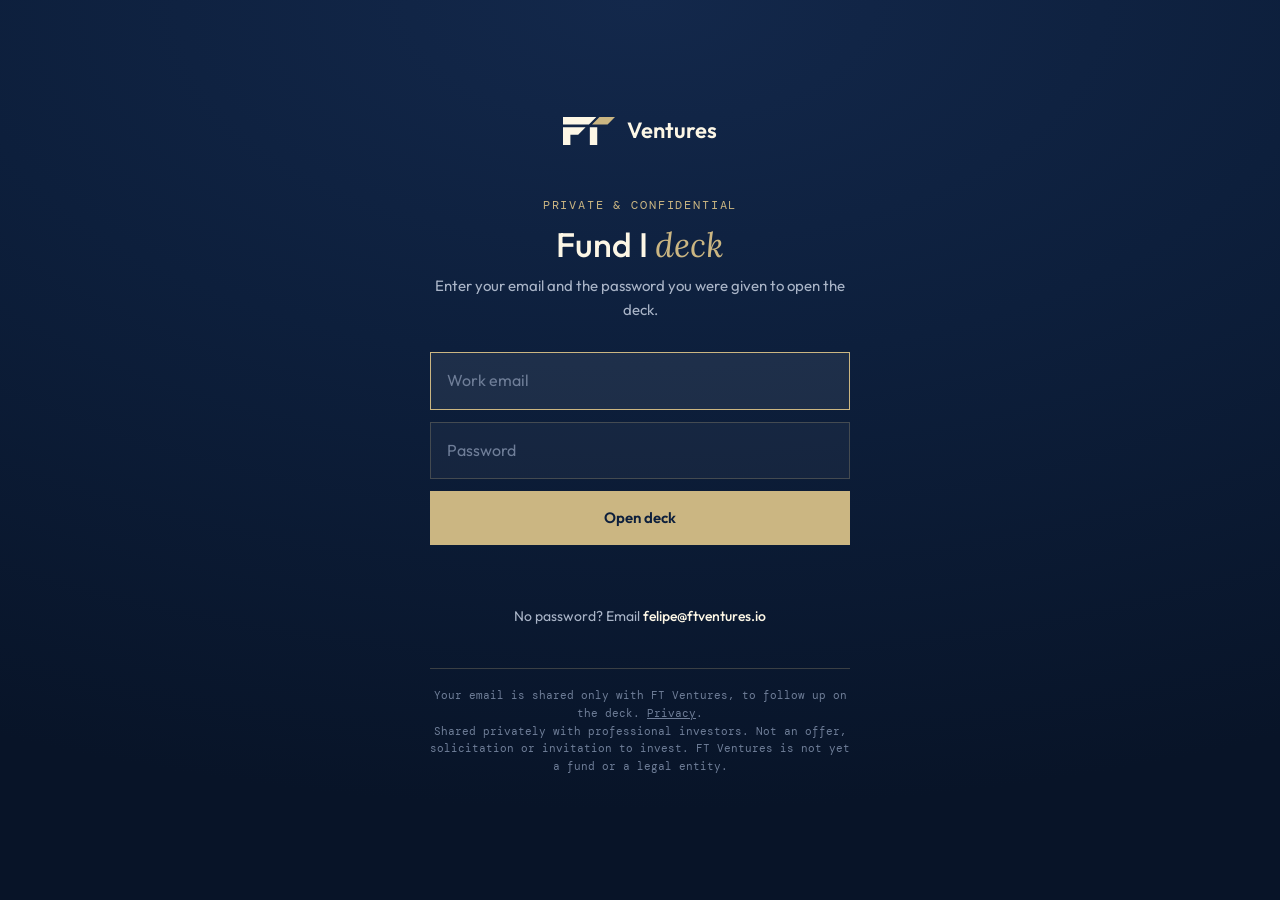
<file: deck/index.html>
<!doctype html>
<html lang="en">
<head>
<meta charset="utf-8">
<meta name="viewport" content="width=device-width,initial-scale=1,viewport-fit=cover">
<meta name="robots" content="noindex,nofollow">
<title>FT Ventures · Fund I deck</title>
<link rel="icon" href="/img/favicon.png">
<link rel="stylesheet" href="/fonts/fonts.css">
<style>
:root{--navy:#0d1f3c;--deep:#081428;--cream:#fdf7e6;--gold:#cbb682;--mist:#a9b4c7;--dim:#6f7e98;--line:rgba(203,182,130,.25);color-scheme:dark}
*{box-sizing:border-box}
html,body{height:100%}
body{margin:0;background:radial-gradient(120% 90% at 50% 0%,#13284b 0%,var(--navy) 45%,var(--deep) 100%) fixed;color:var(--cream);font:16px/1.6 Outfit,system-ui,sans-serif}
.gate{min-height:100%;display:flex;align-items:center;justify-content:center;padding-block:40px;padding-left:max(20px,env(safe-area-inset-left,0px));padding-right:max(20px,env(safe-area-inset-right,0px))}
.card{width:100%;max-width:420px;text-align:center}
.logo{display:inline-flex;align-items:center;gap:12px;font-weight:600;font-size:22px;color:var(--cream);text-decoration:none}
.logo svg{width:52px;height:auto}
.eye{font-family:'DM Mono',monospace;font-size:11.5px;letter-spacing:.16em;text-transform:uppercase;color:var(--gold);margin:44px 0 10px}
h1{font-weight:500;font-size:34px;line-height:1.15;margin:0 0 10px}
h1 em{font-family:Lora,Georgia,serif;font-weight:400;color:var(--gold)}
.sub{color:var(--mist);font-size:15px;margin:0 0 30px}
form{display:flex;flex-direction:column;gap:12px}
input{width:100%;font:inherit;font-size:16px;color:var(--cream);background:rgba(255,255,255,.04);border:1px solid var(--line);padding:15px 16px;outline:none;transition:border-color .2s,background .2s;letter-spacing:.04em}
input::placeholder{color:var(--dim);letter-spacing:0}
input:focus{border-color:var(--gold);background:rgba(255,255,255,.07)}
.bad input{border-color:#d98a7a;animation:sh .35s}
@keyframes sh{20%,60%{transform:translateX(-6px)}40%,80%{transform:translateX(6px)}}
button,.btn{font:inherit;font-weight:600;font-size:15px;border:0;background:var(--gold);color:var(--navy);padding:15px;cursor:pointer;text-decoration:none;transition:filter .2s}
button:hover,.btn:hover{filter:brightness(1.07)}
button[disabled]{opacity:.7;cursor:wait}
.err{min-height:20px;font-size:13px;color:#e3a597;margin:2px 0 0}
.help{font-size:14px;color:var(--mist);margin-top:26px}
.help b{color:var(--cream);font-weight:500;user-select:all}
.fine{font-family:'DM Mono',monospace;font-size:10.5px;line-height:1.7;color:var(--dim);margin-top:40px;padding-top:18px;border-top:1px solid var(--line)}
.viewer{display:none;position:fixed;inset:0;flex-direction:column;background:var(--deep)}
.open .gate{display:none}.open .viewer{display:flex}
.bar{display:flex;align-items:center;justify-content:space-between;gap:12px;padding:10px max(16px,env(safe-area-inset-right,0px)) 10px max(16px,env(safe-area-inset-left,0px));padding-top:max(10px,env(safe-area-inset-top,0px));border-bottom:1px solid var(--line)}
.bar .logo{font-size:17px}.bar .logo svg{width:38px}
.acts{display:flex;gap:8px}
.acts .btn,.acts button{font-size:13px;padding:9px 14px}
.acts .ghost{background:transparent;color:var(--cream);border:1px solid var(--line)}
.pages{flex:1;overflow-y:auto;-webkit-overflow-scrolling:touch;padding:16px max(12px,env(safe-area-inset-left,0px)) max(24px,env(safe-area-inset-bottom,0px));display:flex;flex-direction:column;align-items:center;gap:14px}
.pg{width:100%;max-width:1200px;background:#13284b;box-shadow:0 8px 30px rgba(0,0,0,.35)}
.pg canvas{display:block;width:100%;height:auto}
.cnt{font-family:'DM Mono',monospace;font-size:11px;color:var(--dim);padding:6px 0 10px}
@media(hover:none){#full{display:none}}
</style>
</head>
<body>
<main class="gate">
 <div class="card">
  <a class="logo" href="/" aria-label="FT Ventures"><svg viewBox="0 0 281 153" aria-hidden="true"><path fill="#fdf7e6" d="M0 0H180L140 40H0ZM0 56H122L82 96H40V153H0ZM145 56H185V153H145Z"/><path fill="#cbb682" d="M197 0H281L241 40H157Z"/></svg>Ventures</a>
  <p class="eye">Private &amp; confidential</p>
  <h1>Fund I <em>deck</em></h1>
  <p class="sub">Enter your email and the password you were given to open the deck.</p>
  <form id="f" autocomplete="off">
   <div id="efld"><input id="em" type="email" placeholder="Work email" aria-label="Email" autocomplete="email" autocapitalize="off" autocorrect="off" spellcheck="false" required></div>
   <div id="fld"><input id="pw" type="password" placeholder="Password" aria-label="Password" autocapitalize="off" autocorrect="off" spellcheck="false"></div>
   <button type="submit" id="go">Open deck</button>
   <p class="err" id="err" role="alert"></p>
  </form>
  <p class="help">No password? Email <b>felipe@ftventures.io</b></p>
  <p class="fine">Your email is shared only with FT Ventures, to follow up on the deck. <a href="/privacy/" style="color:inherit">Privacy</a>.<br>Shared privately with professional investors. Not an offer, solicitation or invitation to invest. FT Ventures is not yet a fund or a legal entity.</p>
 </div>
</main>
<div class="viewer" id="viewer">
 <div class="bar">
  <a class="logo" href="/" aria-label="FT Ventures"><svg viewBox="0 0 281 153" aria-hidden="true"><path fill="#fdf7e6" d="M0 0H180L140 40H0ZM0 56H122L82 96H40V153H0ZM145 56H185V153H145Z"/><path fill="#cbb682" d="M197 0H281L241 40H157Z"/></svg>Ventures</a>
  <div class="acts"><a class="btn ghost" id="full" target="_blank">Full screen</a><a class="btn" id="dl" download="FT_Ventures_Fund_I.pdf">Download</a></div>
 </div>
 <div class="pages" id="pages" aria-label="FT Ventures Fund I deck"></div>
</div>
<script src="/deck/vendor/pdf.min.js"></script>
<script>
pdfjsLib.GlobalWorkerOptions.workerSrc="/deck/vendor/pdf.worker.min.js";
const $=id=>document.getElementById(id);
let blob=null;
async function unlock(pw){
  if(!blob){const r=await fetch('/deck/deck.bin',{cache:'no-store'});if(!r.ok)throw new Error('fetch');blob=new Uint8Array(await r.arrayBuffer());}
  const salt=blob.slice(0,16),iv=blob.slice(16,28),ct=blob.slice(28);
  const base=await crypto.subtle.importKey('raw',new TextEncoder().encode(pw),'PBKDF2',false,['deriveKey']);
  const key=await crypto.subtle.deriveKey({name:'PBKDF2',salt,iterations:600000,hash:'SHA-256'},base,{name:'AES-GCM',length:256},false,['decrypt']);
  return crypto.subtle.decrypt({name:'AES-GCM',iv},key,ct);
}
$('f').addEventListener('submit',async e=>{
  e.preventDefault();const em=$('em').value.trim(),pw=$('pw').value.trim().toLowerCase();
  if(!/^[^\s@]+@[^\s@]+\.[^\s@]+$/.test(em)){const f=$('efld');f.classList.remove('bad');void f.offsetWidth;f.classList.add('bad');$('err').textContent='Please enter a valid email.';return;}
  if(!pw)return;
  const go=$('go'),err=$('err'),fld=$('fld');go.disabled=true;go.textContent='Opening…';err.textContent='';
  try{
    const pdf=await unlock(pw);
    const url=URL.createObjectURL(new Blob([pdf],{type:'application/pdf'}));
    $('dl').href=url;$('full').href=url;
    log(em);
    await render(new Uint8Array(pdf.slice(0)));
    document.body.classList.add('open');
  }catch(x){
    fld.classList.remove('bad');void fld.offsetWidth;fld.classList.add('bad');
    err.textContent=x.message==='fetch'?'The deck could not be loaded. Please try again.':'That password isn’t right. Check the message it came in.';
  }finally{go.disabled=false;go.textContent='Open deck';}
});
function log(em){
  try{localStorage.setItem('ftv_em',em)}catch(_){}
  fetch('https://formspree.io/f/xnpdbnvp',{method:'POST',headers:{'Content-Type':'application/json','Accept':'application/json'},
    body:JSON.stringify({email:em,_subject:'Fund I deck opened by '+em,event:'Opened Fund I deck',opened_at:new Date().toISOString(),device:navigator.userAgent})}).catch(()=>{});
}
try{const v=localStorage.getItem('ftv_em');if(v)$('em').value=v;}catch(_){}
async function render(data){
  const doc=await pdfjsLib.getDocument({data}).promise,box=$('pages');box.innerHTML='';
  const first=await doc.getPage(1),vp1=first.getViewport({scale:1});
  const io=new IntersectionObserver(es=>es.forEach(async e=>{if(!e.isIntersecting||e.target.dataset.done)return;e.target.dataset.done=1;io.unobserve(e.target);
    const pg=await doc.getPage(+e.target.dataset.n),w=e.target.clientWidth||vp1.width,dpr=Math.min(window.devicePixelRatio||1,2.5);
    const vp=pg.getViewport({scale:w/pg.getViewport({scale:1}).width*dpr}),c=document.createElement('canvas');c.width=vp.width;c.height=vp.height;
    e.target.innerHTML='';e.target.appendChild(c);await pg.render({canvasContext:c.getContext('2d'),viewport:vp}).promise;}),{root:box,rootMargin:'1200px 0px'});
  for(let i=1;i<=doc.numPages;i++){const d=document.createElement('div');d.className='pg';d.dataset.n=i;d.style.aspectRatio=vp1.width+'/'+vp1.height;box.appendChild(d);io.observe(d);}
  const n=document.createElement('p');n.className='cnt';n.textContent=doc.numPages+' pages · Private & confidential';box.appendChild(n);
}
($('em').value?$('pw'):$('em')).focus();
</script>
</body>
</html>
</file>
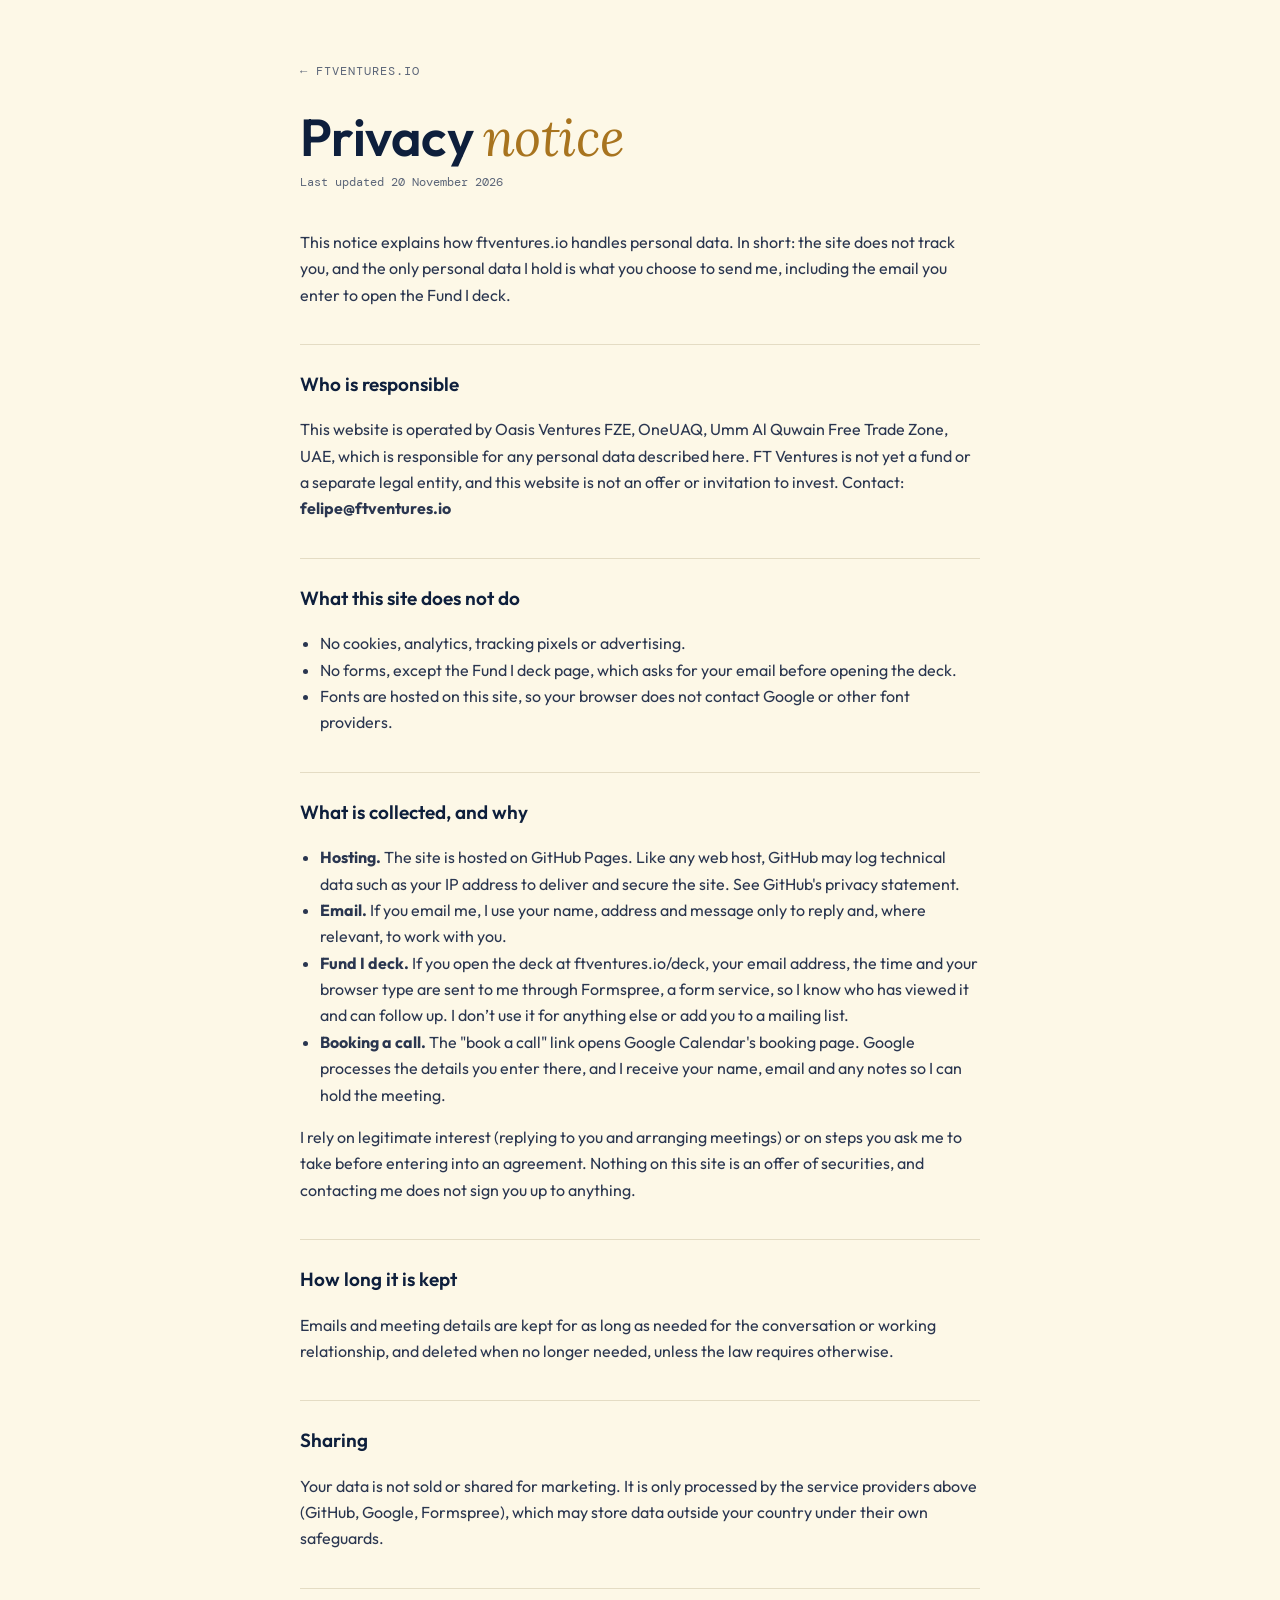
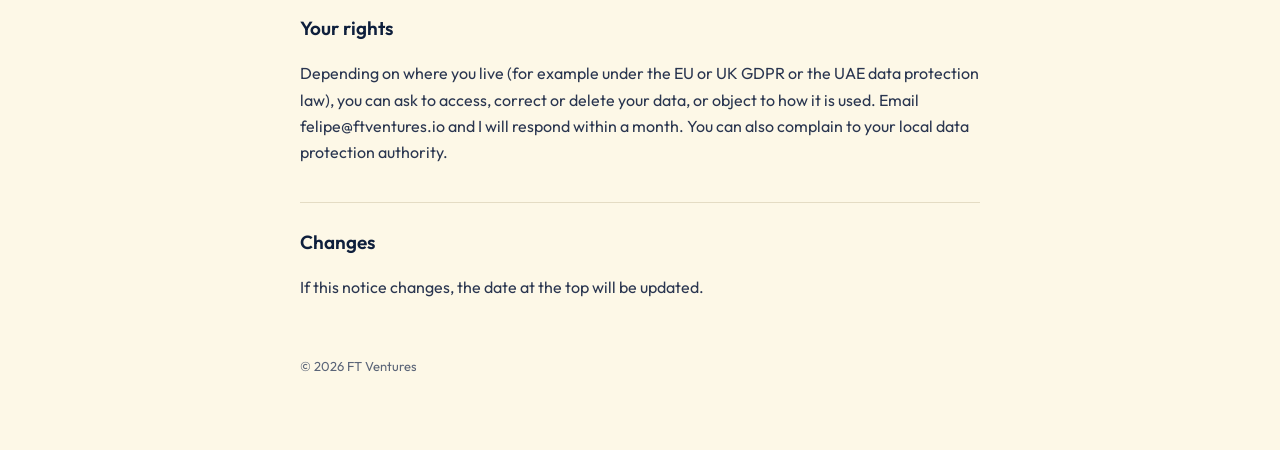
<file: privacy/index.html>
<!doctype html>
<html lang="en">
<head>
<meta charset="utf-8">
<meta name="viewport" content="width=device-width,initial-scale=1">
<title>Privacy · FT Ventures</title>
<meta name="robots" content="noindex">
<link rel="stylesheet" href="../fonts/fonts.css">
<style>
:root{--bg:#fdf8e7;--fg:#0e1f3c;--muted:#5b6578;--line:#e4dcc4;--gold:#a8741f}
*{box-sizing:border-box}
body{margin:0;background:var(--bg);color:var(--fg);font:16px/1.65 Outfit,system-ui,sans-serif}
main{max-width:720px;margin:0 auto;padding-block:56px 72px;padding-left:max(20px,env(safe-area-inset-left,0px));padding-right:max(20px,env(safe-area-inset-right,0px))}
a{color:var(--fg)}
.back{font-family:'DM Mono',monospace;font-size:12px;letter-spacing:.08em;text-transform:uppercase;text-decoration:none;color:var(--muted)}
.back:hover{color:var(--gold)}
h1{font-weight:600;font-size:clamp(36px,6vw,52px);line-height:1.05;margin:28px 0 8px;letter-spacing:-.01em}
h1 em{font-family:Lora,Georgia,serif;font-weight:400;color:var(--gold)}
.up{font-family:'DM Mono',monospace;font-size:12px;color:var(--muted);margin:0 0 36px}
h2{font-weight:600;font-size:19px;margin:36px 0 8px;padding-top:24px;border-top:1px solid var(--line)}
p,li{color:#2a3650}
ul{padding-left:20px}
footer{margin-top:56px;font-size:13px;color:var(--muted)}
</style>
</head>
<body>
<main>
<a class="back" href="/">&larr; ftventures.io</a>
<h1>Privacy <em>notice</em></h1>
<p class="up">Last updated 20 November 2026</p>

<p>This notice explains how ftventures.io handles personal data. In short: the site does not track you, and the only personal data I hold is what you choose to send me, including the email you enter to open the Fund I deck.</p>

<h2>Who is responsible</h2>
<p>This website is operated by Oasis Ventures FZE, OneUAQ, Umm Al Quwain Free Trade Zone, UAE, which is responsible for any personal data described here. FT Ventures is not yet a fund or a separate legal entity, and this website is not an offer or invitation to invest. Contact: <b>felipe@ftventures.io</b></p>

<h2>What this site does not do</h2>
<ul>
<li>No cookies, analytics, tracking pixels or advertising.</li>
<li>No forms, except the Fund I deck page, which asks for your email before opening the deck.</li>
<li>Fonts are hosted on this site, so your browser does not contact Google or other font providers.</li>
</ul>

<h2>What is collected, and why</h2>
<ul>
<li><b>Hosting.</b> The site is hosted on GitHub Pages. Like any web host, GitHub may log technical data such as your IP address to deliver and secure the site. See GitHub's privacy statement.</li>
<li><b>Email.</b> If you email me, I use your name, address and message only to reply and, where relevant, to work with you.</li>
<li><b>Fund I deck.</b> If you open the deck at ftventures.io/deck, your email address, the time and your browser type are sent to me through Formspree, a form service, so I know who has viewed it and can follow up. I don&rsquo;t use it for anything else or add you to a mailing list.</li>
<li><b>Booking a call.</b> The "book a call" link opens Google Calendar's booking page. Google processes the details you enter there, and I receive your name, email and any notes so I can hold the meeting.</li>
</ul>
<p>I rely on legitimate interest (replying to you and arranging meetings) or on steps you ask me to take before entering into an agreement. Nothing on this site is an offer of securities, and contacting me does not sign you up to anything.</p>

<h2>How long it is kept</h2>
<p>Emails and meeting details are kept for as long as needed for the conversation or working relationship, and deleted when no longer needed, unless the law requires otherwise.</p>

<h2>Sharing</h2>
<p>Your data is not sold or shared for marketing. It is only processed by the service providers above (GitHub, Google, Formspree), which may store data outside your country under their own safeguards.</p>

<h2>Your rights</h2>
<p>Depending on where you live (for example under the EU or UK GDPR or the UAE data protection law), you can ask to access, correct or delete your data, or object to how it is used. Email felipe@ftventures.io and I will respond within a month. You can also complain to your local data protection authority.</p>

<h2>Changes</h2>
<p>If this notice changes, the date at the top will be updated.</p>

<footer>&copy; 2026 FT Ventures</footer>
</main>
</body>
</html>
</file>
<file: fonts/fonts.css>
@font-face{font-family:'Outfit';font-style:normal;font-display:swap;font-weight:100 900;src:url(outfit-latin-ext-wght-normal.woff2) format('woff2');unicode-range:U+0100-02BA,U+02BD-02C5,U+02C7-02CC,U+02CE-02D7,U+02DD-02FF,U+0304,U+0308,U+0329,U+1D00-1DBF,U+1E00-1E9F,U+1EF2-1EFF,U+2020,U+20A0-20AB,U+20AD-20C0,U+2113,U+2C60-2C7F,U+A720-A7FF}
@font-face{font-family:'Lora';font-style:normal;font-display:swap;font-weight:400 700;src:url(lora-latin-ext-wght-normal.woff2) format('woff2');unicode-range:U+0100-02BA,U+02BD-02C5,U+02C7-02CC,U+02CE-02D7,U+02DD-02FF,U+0304,U+0308,U+0329,U+1D00-1DBF,U+1E00-1E9F,U+1EF2-1EFF,U+2020,U+20A0-20AB,U+20AD-20C0,U+2113,U+2C60-2C7F,U+A720-A7FF}
@font-face{font-family:'Lora';font-style:italic;font-display:swap;font-weight:400 700;src:url(lora-latin-ext-wght-italic.woff2) format('woff2');unicode-range:U+0100-02BA,U+02BD-02C5,U+02C7-02CC,U+02CE-02D7,U+02DD-02FF,U+0304,U+0308,U+0329,U+1D00-1DBF,U+1E00-1E9F,U+1EF2-1EFF,U+2020,U+20A0-20AB,U+20AD-20C0,U+2113,U+2C60-2C7F,U+A720-A7FF}
@font-face{font-family:'Outfit';font-style:normal;font-display:swap;font-weight:100 900;src:url(outfit-latin-wght-normal.woff2) format('woff2');unicode-range:U+0000-00FF,U+0131,U+0152-0153,U+02BB-02BC,U+02C6,U+02DA,U+02DC,U+0304,U+0308,U+0329,U+2000-206F,U+20AC,U+2122,U+2191,U+2193,U+2212,U+2215,U+FEFF,U+FFFD}
@font-face{font-family:'Lora';font-style:normal;font-display:swap;font-weight:400 700;src:url(lora-latin-wght-normal.woff2) format('woff2');unicode-range:U+0000-00FF,U+0131,U+0152-0153,U+02BB-02BC,U+02C6,U+02DA,U+02DC,U+0304,U+0308,U+0329,U+2000-206F,U+20AC,U+2122,U+2191,U+2193,U+2212,U+2215,U+FEFF,U+FFFD}
@font-face{font-family:'Lora';font-style:italic;font-display:swap;font-weight:400 700;src:url(lora-latin-wght-italic.woff2) format('woff2');unicode-range:U+0000-00FF,U+0131,U+0152-0153,U+02BB-02BC,U+02C6,U+02DA,U+02DC,U+0304,U+0308,U+0329,U+2000-206F,U+20AC,U+2122,U+2191,U+2193,U+2212,U+2215,U+FEFF,U+FFFD}
@font-face{font-family:'DM Mono';font-style:normal;font-display:swap;font-weight:400;src:url(dm-mono-latin-400-normal.woff2) format('woff2');unicode-range:U+0000-00FF,U+0131,U+0152-0153,U+02BB-02BC,U+02C6,U+02DA,U+02DC,U+0304,U+0308,U+0329,U+2000-206F,U+20AC,U+2122,U+2191,U+2193,U+2212,U+2215,U+FEFF,U+FFFD}
@font-face{font-family:'DM Mono';font-style:normal;font-display:swap;font-weight:500;src:url(dm-mono-latin-500-normal.woff2) format('woff2');unicode-range:U+0000-00FF,U+0131,U+0152-0153,U+02BB-02BC,U+02C6,U+02DA,U+02DC,U+0304,U+0308,U+0329,U+2000-206F,U+20AC,U+2122,U+2191,U+2193,U+2212,U+2215,U+FEFF,U+FFFD}
</file>
